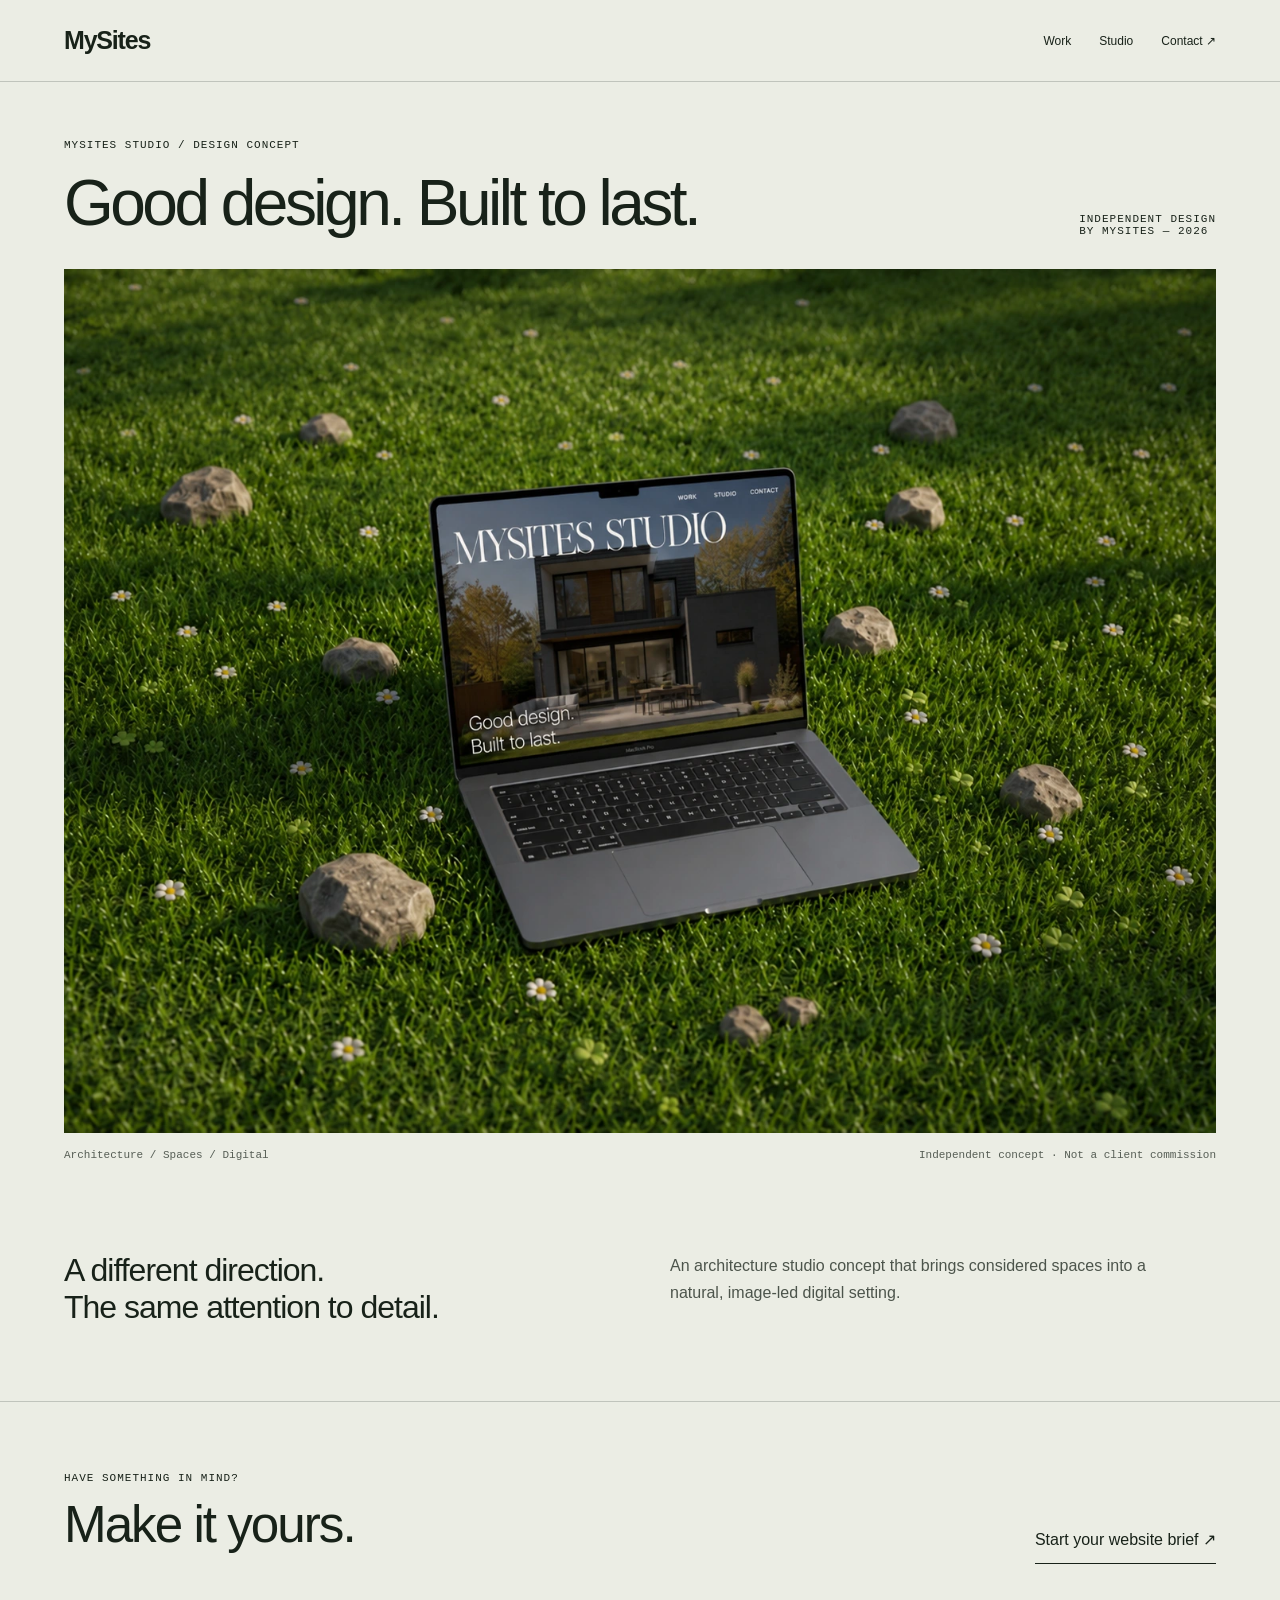
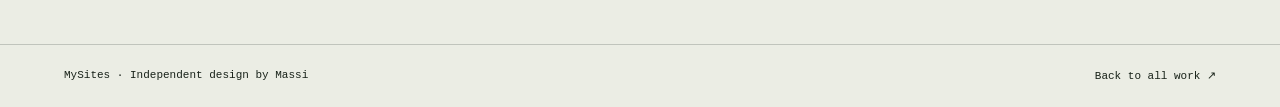
<file: 05-example-sites/mysites-architecture/index.html>
<!doctype html><html lang="en"><head><meta charset="utf-8"><meta name="viewport" content="width=device-width,initial-scale=1"><title>MySites Studio — MySites concept</title><meta name="description" content="An architecture studio concept that brings considered spaces into a natural, image-led digital setting."><style>
*{box-sizing:border-box}html{scroll-behavior:smooth}body{margin:0;background:#ebede4;color:#182219;font-family:Arial,Helvetica,sans-serif}a{color:inherit;text-decoration:none}a:focus-visible{outline:2px solid currentColor;outline-offset:6px}.skip{position:fixed;left:20px;top:-80px;background:#ebede4;padding:12px;z-index:9}.skip:focus{top:8px}header{display:flex;align-items:center;justify-content:space-between;padding:26px 5vw;border-bottom:1px solid color-mix(in srgb,currentColor 20%,transparent)}.logo{font-size:25px;font-weight:700;letter-spacing:-1.2px}nav{display:flex;gap:28px;font-size:12px}main{max-width:1500px;margin:auto}.intro{padding:52px 5vw 32px;display:flex;justify-content:space-between;align-items:end;gap:30px}.eyebrow{font:11px monospace;letter-spacing:1px;text-transform:uppercase}h1{font-size:clamp(32px,5vw,68px);letter-spacing:-.055em;line-height:1.05;font-weight:400;max-width:800px;margin:18px 0 0}.concept{display:block;width:100%;height:auto}figure{margin:0 5vw}figcaption{display:flex;justify-content:space-between;gap:20px;padding:16px 0;font:11px monospace;opacity:.7}.details{display:grid;grid-template-columns:1fr 1fr;gap:60px;padding:75px 5vw;border-bottom:1px solid color-mix(in srgb,currentColor 20%,transparent)}.details h2{font-size:32px;font-weight:400;letter-spacing:-1px;margin:0}.details p{margin:0;max-width:480px;line-height:1.7;opacity:.75}.contact{padding:65px 5vw 80px;display:flex;justify-content:space-between;align-items:end;gap:24px}.contact h2{font-size:clamp(32px,4vw,54px);font-weight:400;letter-spacing:-2px;margin:10px 0}.cta{display:inline-block;border-bottom:1px solid;padding:14px 0;font-size:16px}footer{padding:24px 5vw;font:11px monospace;display:flex;justify-content:space-between;border-top:1px solid color-mix(in srgb,currentColor 20%,transparent)}@media(max-width:640px){header{padding:22px 5vw}nav{gap:16px}.intro{display:block;padding-top:36px}.intro>.eyebrow{margin-top:24px}.details{grid-template-columns:1fr;gap:24px;padding-block:45px}.contact{display:block}.cta{margin-top:15px}figcaption{font-size:9px}footer{gap:20px}}@media(prefers-reduced-motion:reduce){html{scroll-behavior:auto}}
</style></head><body><a class="skip" href="#concept">Skip to concept</a><header><a class="logo" href="../../08-portfolio/">MySites</a><nav aria-label="Main navigation"><a href="#concept">Work</a><a href="#details">Studio</a><a href="#contact">Contact ↗</a></nav></header><main><section class="intro"><div><span class="eyebrow">MySites Studio / Design concept</span><h1>Good design. Built to last.</h1></div><span class="eyebrow">Independent design<br>by MySites — 2026</span></section><figure id="concept"><img class="concept" src="../../08-portfolio/assets/mysites-architecture-concept.webp" alt="MySites Studio website concept with MySites branding" width="1448" height="1086"><figcaption><span>Architecture / Spaces / Digital</span><span>Independent concept · Not a client commission</span></figcaption></figure><section class="details" id="details"><h2>A different direction.<br>The same attention to detail.</h2><p>An architecture studio concept that brings considered spaces into a natural, image-led digital setting.</p></section><section class="contact" id="contact"><div><span class="eyebrow">Have something in mind?</span><h2>Make it yours.</h2></div><a class="cta" href="../../08-portfolio/#contact">Start your website brief ↗</a></section></main><footer><span>MySites · Independent design by Massi</span><a href="../../08-portfolio/#work">Back to all work ↗</a></footer></body></html>
</file>
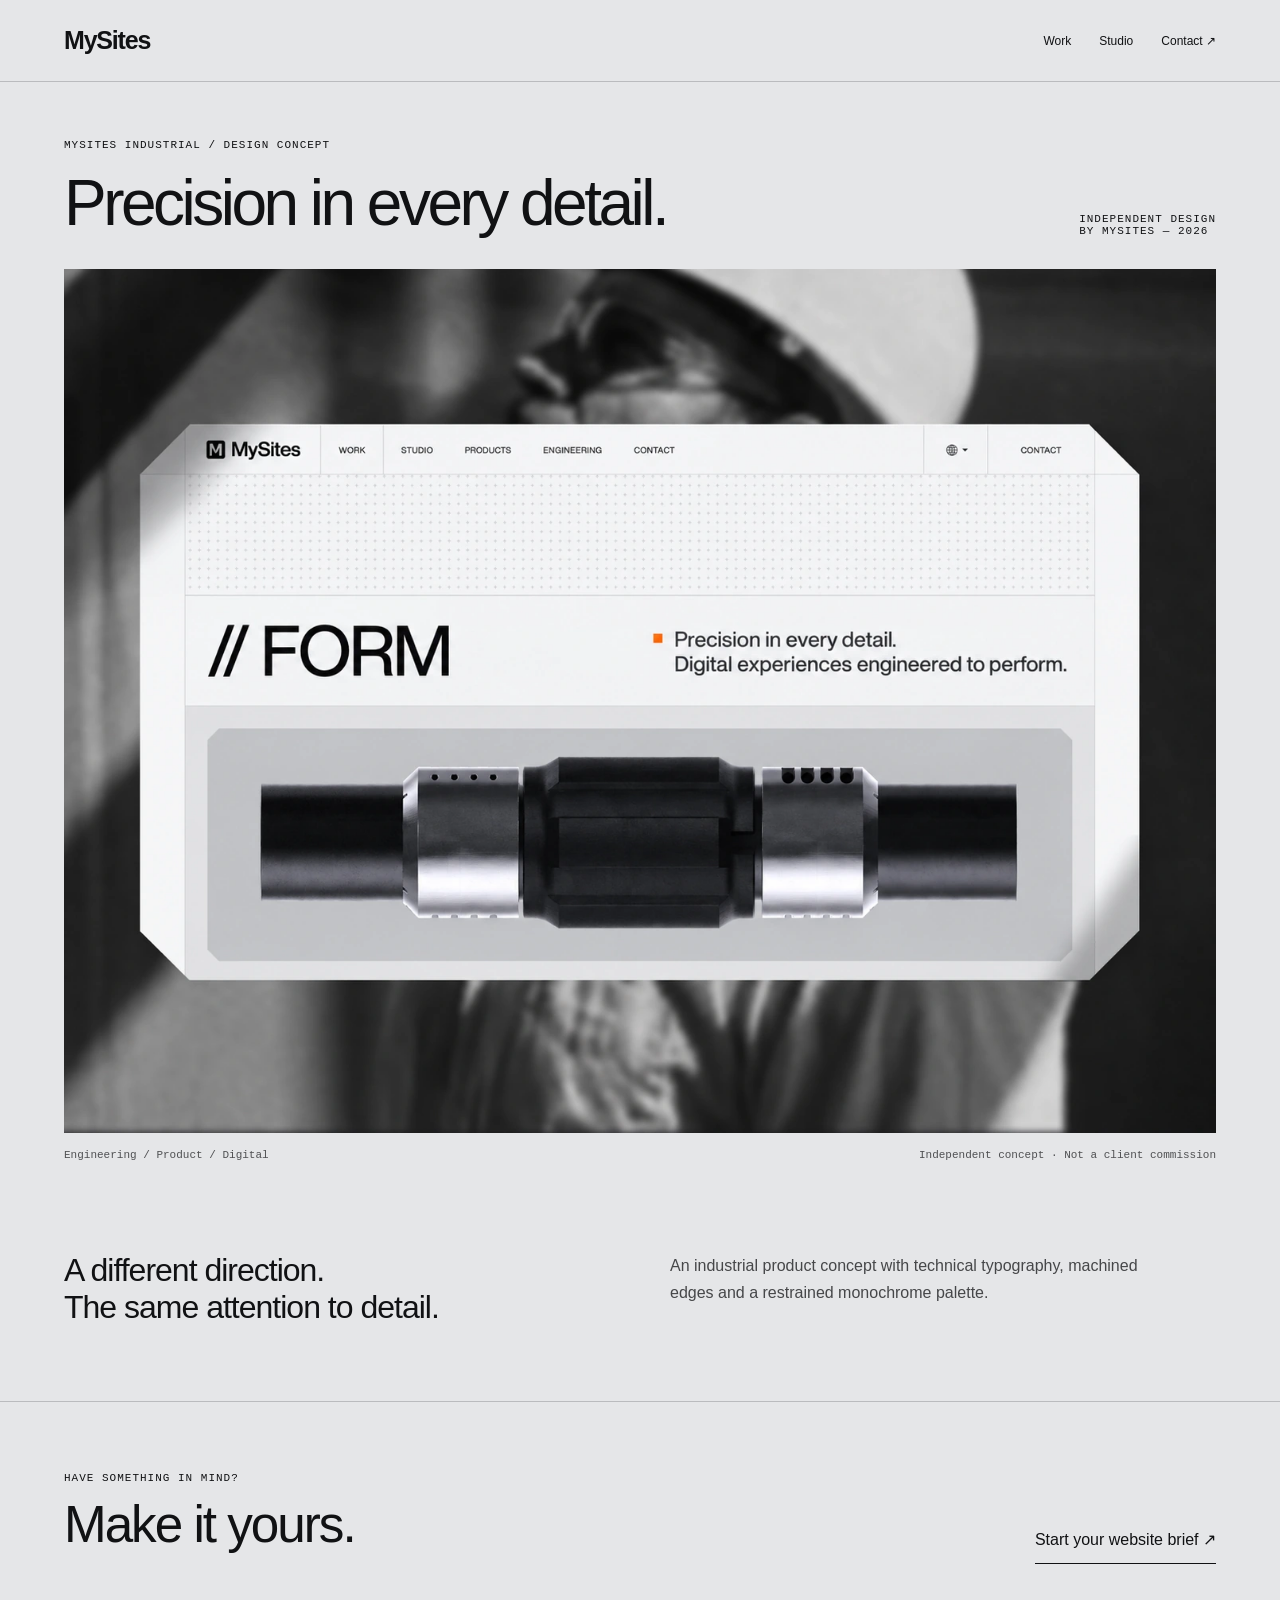
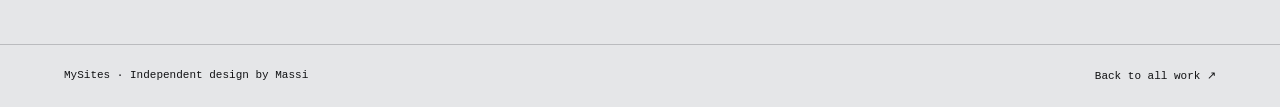
<file: 05-example-sites/mysites-industrial/index.html>
<!doctype html><html lang="en"><head><meta charset="utf-8"><meta name="viewport" content="width=device-width,initial-scale=1"><title>MySites Industrial — MySites concept</title><meta name="description" content="An industrial product concept with technical typography, machined edges and a restrained monochrome palette."><style>
*{box-sizing:border-box}html{scroll-behavior:smooth}body{margin:0;background:#e5e6e8;color:#111214;font-family:Arial,Helvetica,sans-serif}a{color:inherit;text-decoration:none}a:focus-visible{outline:2px solid currentColor;outline-offset:6px}.skip{position:fixed;left:20px;top:-80px;background:#e5e6e8;padding:12px;z-index:9}.skip:focus{top:8px}header{display:flex;align-items:center;justify-content:space-between;padding:26px 5vw;border-bottom:1px solid color-mix(in srgb,currentColor 20%,transparent)}.logo{font-size:25px;font-weight:700;letter-spacing:-1.2px}nav{display:flex;gap:28px;font-size:12px}main{max-width:1500px;margin:auto}.intro{padding:52px 5vw 32px;display:flex;justify-content:space-between;align-items:end;gap:30px}.eyebrow{font:11px monospace;letter-spacing:1px;text-transform:uppercase}h1{font-size:clamp(32px,5vw,68px);letter-spacing:-.055em;line-height:1.05;font-weight:400;max-width:800px;margin:18px 0 0}.concept{display:block;width:100%;height:auto}figure{margin:0 5vw}figcaption{display:flex;justify-content:space-between;gap:20px;padding:16px 0;font:11px monospace;opacity:.7}.details{display:grid;grid-template-columns:1fr 1fr;gap:60px;padding:75px 5vw;border-bottom:1px solid color-mix(in srgb,currentColor 20%,transparent)}.details h2{font-size:32px;font-weight:400;letter-spacing:-1px;margin:0}.details p{margin:0;max-width:480px;line-height:1.7;opacity:.75}.contact{padding:65px 5vw 80px;display:flex;justify-content:space-between;align-items:end;gap:24px}.contact h2{font-size:clamp(32px,4vw,54px);font-weight:400;letter-spacing:-2px;margin:10px 0}.cta{display:inline-block;border-bottom:1px solid;padding:14px 0;font-size:16px}footer{padding:24px 5vw;font:11px monospace;display:flex;justify-content:space-between;border-top:1px solid color-mix(in srgb,currentColor 20%,transparent)}@media(max-width:640px){header{padding:22px 5vw}nav{gap:16px}.intro{display:block;padding-top:36px}.intro>.eyebrow{margin-top:24px}.details{grid-template-columns:1fr;gap:24px;padding-block:45px}.contact{display:block}.cta{margin-top:15px}figcaption{font-size:9px}footer{gap:20px}}@media(prefers-reduced-motion:reduce){html{scroll-behavior:auto}}
</style></head><body><a class="skip" href="#concept">Skip to concept</a><header><a class="logo" href="../../08-portfolio/">MySites</a><nav aria-label="Main navigation"><a href="#concept">Work</a><a href="#details">Studio</a><a href="#contact">Contact ↗</a></nav></header><main><section class="intro"><div><span class="eyebrow">MySites Industrial / Design concept</span><h1>Precision in every detail.</h1></div><span class="eyebrow">Independent design<br>by MySites — 2026</span></section><figure id="concept"><img class="concept" src="../../08-portfolio/assets/mysites-industrial-concept.webp" alt="MySites Industrial website concept with MySites branding" width="1448" height="1086"><figcaption><span>Engineering / Product / Digital</span><span>Independent concept · Not a client commission</span></figcaption></figure><section class="details" id="details"><h2>A different direction.<br>The same attention to detail.</h2><p>An industrial product concept with technical typography, machined edges and a restrained monochrome palette.</p></section><section class="contact" id="contact"><div><span class="eyebrow">Have something in mind?</span><h2>Make it yours.</h2></div><a class="cta" href="../../08-portfolio/#contact">Start your website brief ↗</a></section></main><footer><span>MySites · Independent design by Massi</span><a href="../../08-portfolio/#work">Back to all work ↗</a></footer></body></html>
</file>
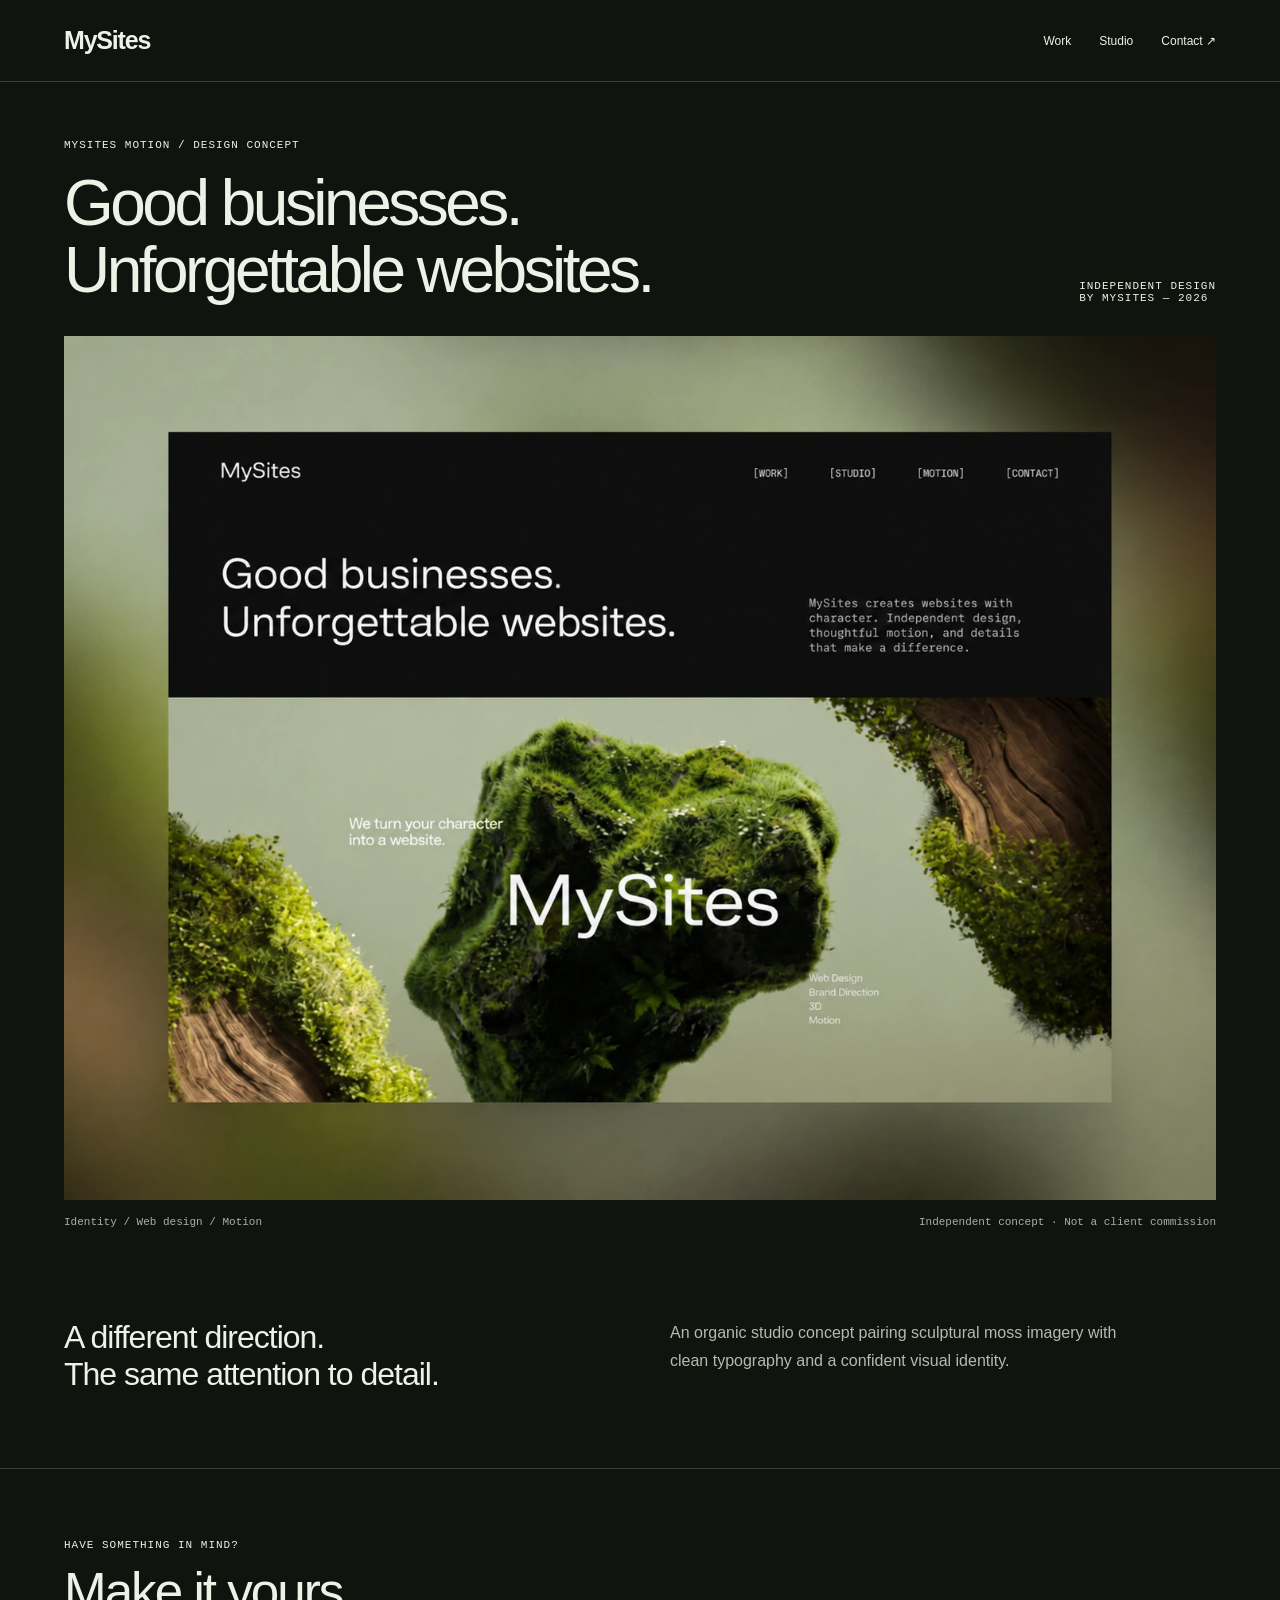
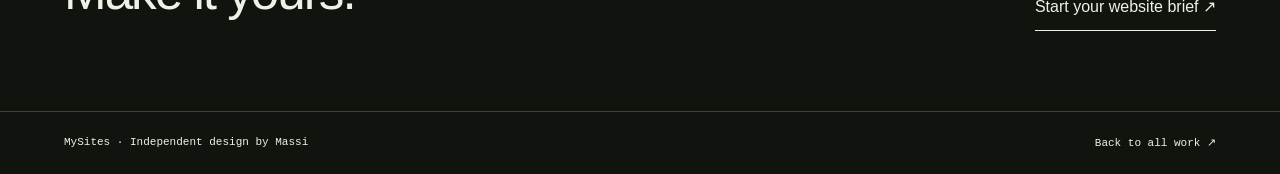
<file: 05-example-sites/mysites-organic/index.html>
<!doctype html><html lang="en"><head><meta charset="utf-8"><meta name="viewport" content="width=device-width,initial-scale=1"><title>MySites Motion — MySites concept</title><meta name="description" content="An organic studio concept pairing sculptural moss imagery with clean typography and a confident visual identity."><style>
*{box-sizing:border-box}html{scroll-behavior:smooth}body{margin:0;background:#11140e;color:#eef1e5;font-family:Arial,Helvetica,sans-serif}a{color:inherit;text-decoration:none}a:focus-visible{outline:2px solid currentColor;outline-offset:6px}.skip{position:fixed;left:20px;top:-80px;background:#11140e;padding:12px;z-index:9}.skip:focus{top:8px}header{display:flex;align-items:center;justify-content:space-between;padding:26px 5vw;border-bottom:1px solid color-mix(in srgb,currentColor 20%,transparent)}.logo{font-size:25px;font-weight:700;letter-spacing:-1.2px}nav{display:flex;gap:28px;font-size:12px}main{max-width:1500px;margin:auto}.intro{padding:52px 5vw 32px;display:flex;justify-content:space-between;align-items:end;gap:30px}.eyebrow{font:11px monospace;letter-spacing:1px;text-transform:uppercase}h1{font-size:clamp(32px,5vw,68px);letter-spacing:-.055em;line-height:1.05;font-weight:400;max-width:800px;margin:18px 0 0}.concept{display:block;width:100%;height:auto}figure{margin:0 5vw}figcaption{display:flex;justify-content:space-between;gap:20px;padding:16px 0;font:11px monospace;opacity:.7}.details{display:grid;grid-template-columns:1fr 1fr;gap:60px;padding:75px 5vw;border-bottom:1px solid color-mix(in srgb,currentColor 20%,transparent)}.details h2{font-size:32px;font-weight:400;letter-spacing:-1px;margin:0}.details p{margin:0;max-width:480px;line-height:1.7;opacity:.75}.contact{padding:65px 5vw 80px;display:flex;justify-content:space-between;align-items:end;gap:24px}.contact h2{font-size:clamp(32px,4vw,54px);font-weight:400;letter-spacing:-2px;margin:10px 0}.cta{display:inline-block;border-bottom:1px solid;padding:14px 0;font-size:16px}footer{padding:24px 5vw;font:11px monospace;display:flex;justify-content:space-between;border-top:1px solid color-mix(in srgb,currentColor 20%,transparent)}@media(max-width:640px){header{padding:22px 5vw}nav{gap:16px}.intro{display:block;padding-top:36px}.intro>.eyebrow{margin-top:24px}.details{grid-template-columns:1fr;gap:24px;padding-block:45px}.contact{display:block}.cta{margin-top:15px}figcaption{font-size:9px}footer{gap:20px}}@media(prefers-reduced-motion:reduce){html{scroll-behavior:auto}}
</style></head><body><a class="skip" href="#concept">Skip to concept</a><header><a class="logo" href="../../08-portfolio/">MySites</a><nav aria-label="Main navigation"><a href="#concept">Work</a><a href="#details">Studio</a><a href="#contact">Contact ↗</a></nav></header><main><section class="intro"><div><span class="eyebrow">MySites Motion / Design concept</span><h1>Good businesses. Unforgettable websites.</h1></div><span class="eyebrow">Independent design<br>by MySites — 2026</span></section><figure id="concept"><img class="concept" src="../../08-portfolio/assets/mysites-organic-concept.webp" alt="MySites Motion website concept with MySites branding" width="1448" height="1086"><figcaption><span>Identity / Web design / Motion</span><span>Independent concept · Not a client commission</span></figcaption></figure><section class="details" id="details"><h2>A different direction.<br>The same attention to detail.</h2><p>An organic studio concept pairing sculptural moss imagery with clean typography and a confident visual identity.</p></section><section class="contact" id="contact"><div><span class="eyebrow">Have something in mind?</span><h2>Make it yours.</h2></div><a class="cta" href="../../08-portfolio/#contact">Start your website brief ↗</a></section></main><footer><span>MySites · Independent design by Massi</span><a href="../../08-portfolio/#work">Back to all work ↗</a></footer></body></html>
</file>
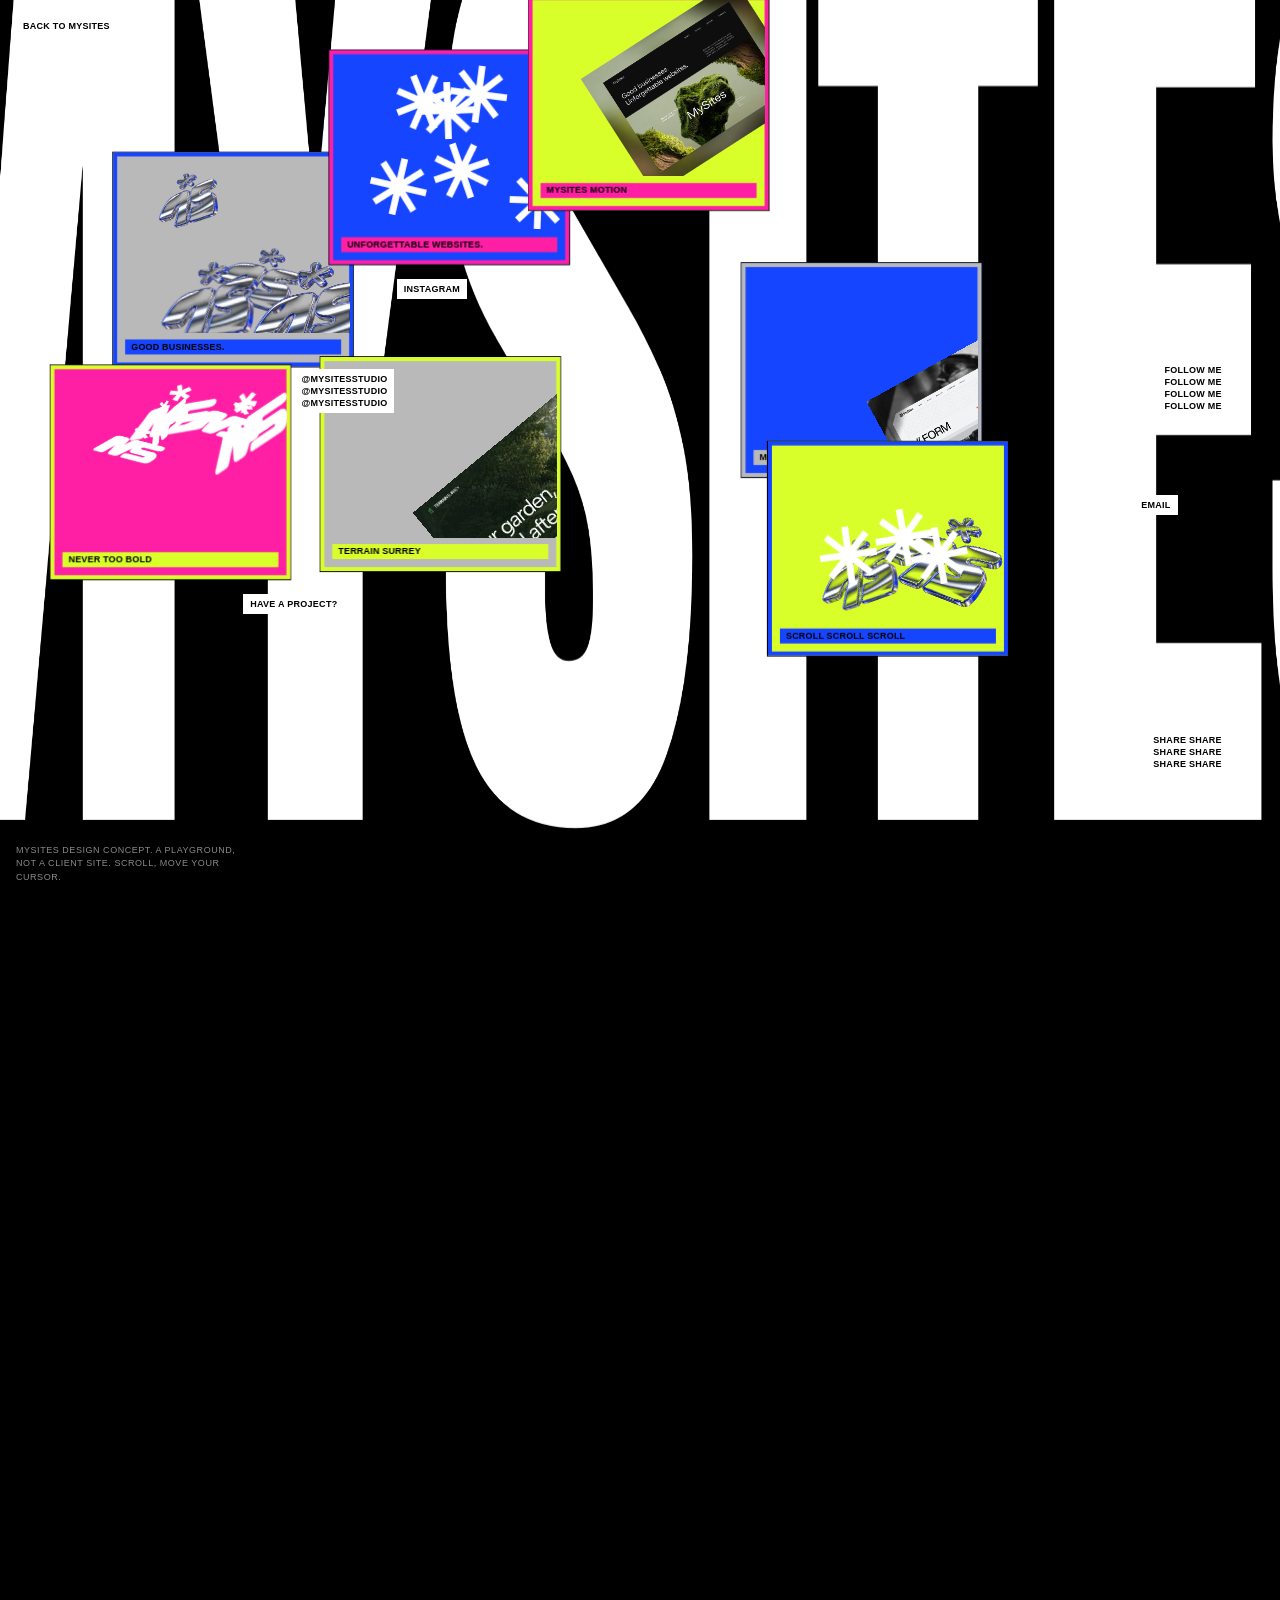
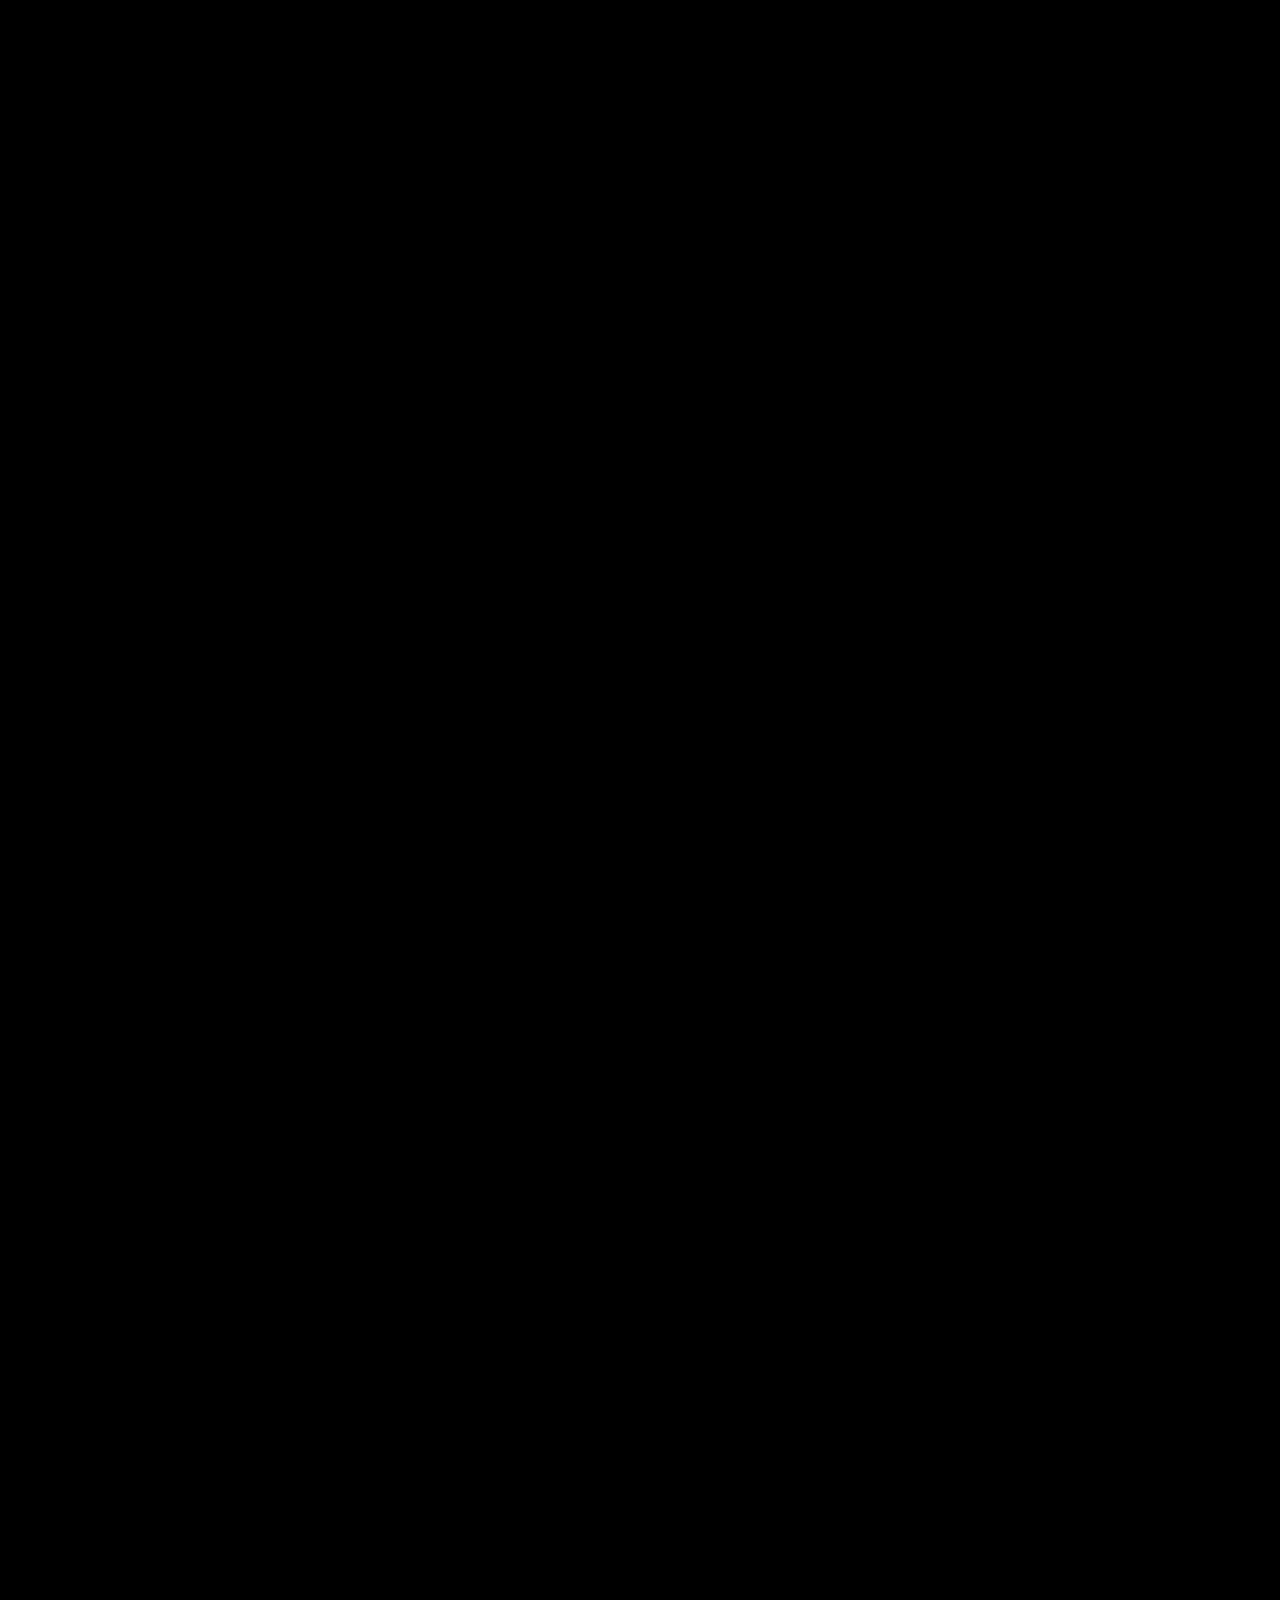
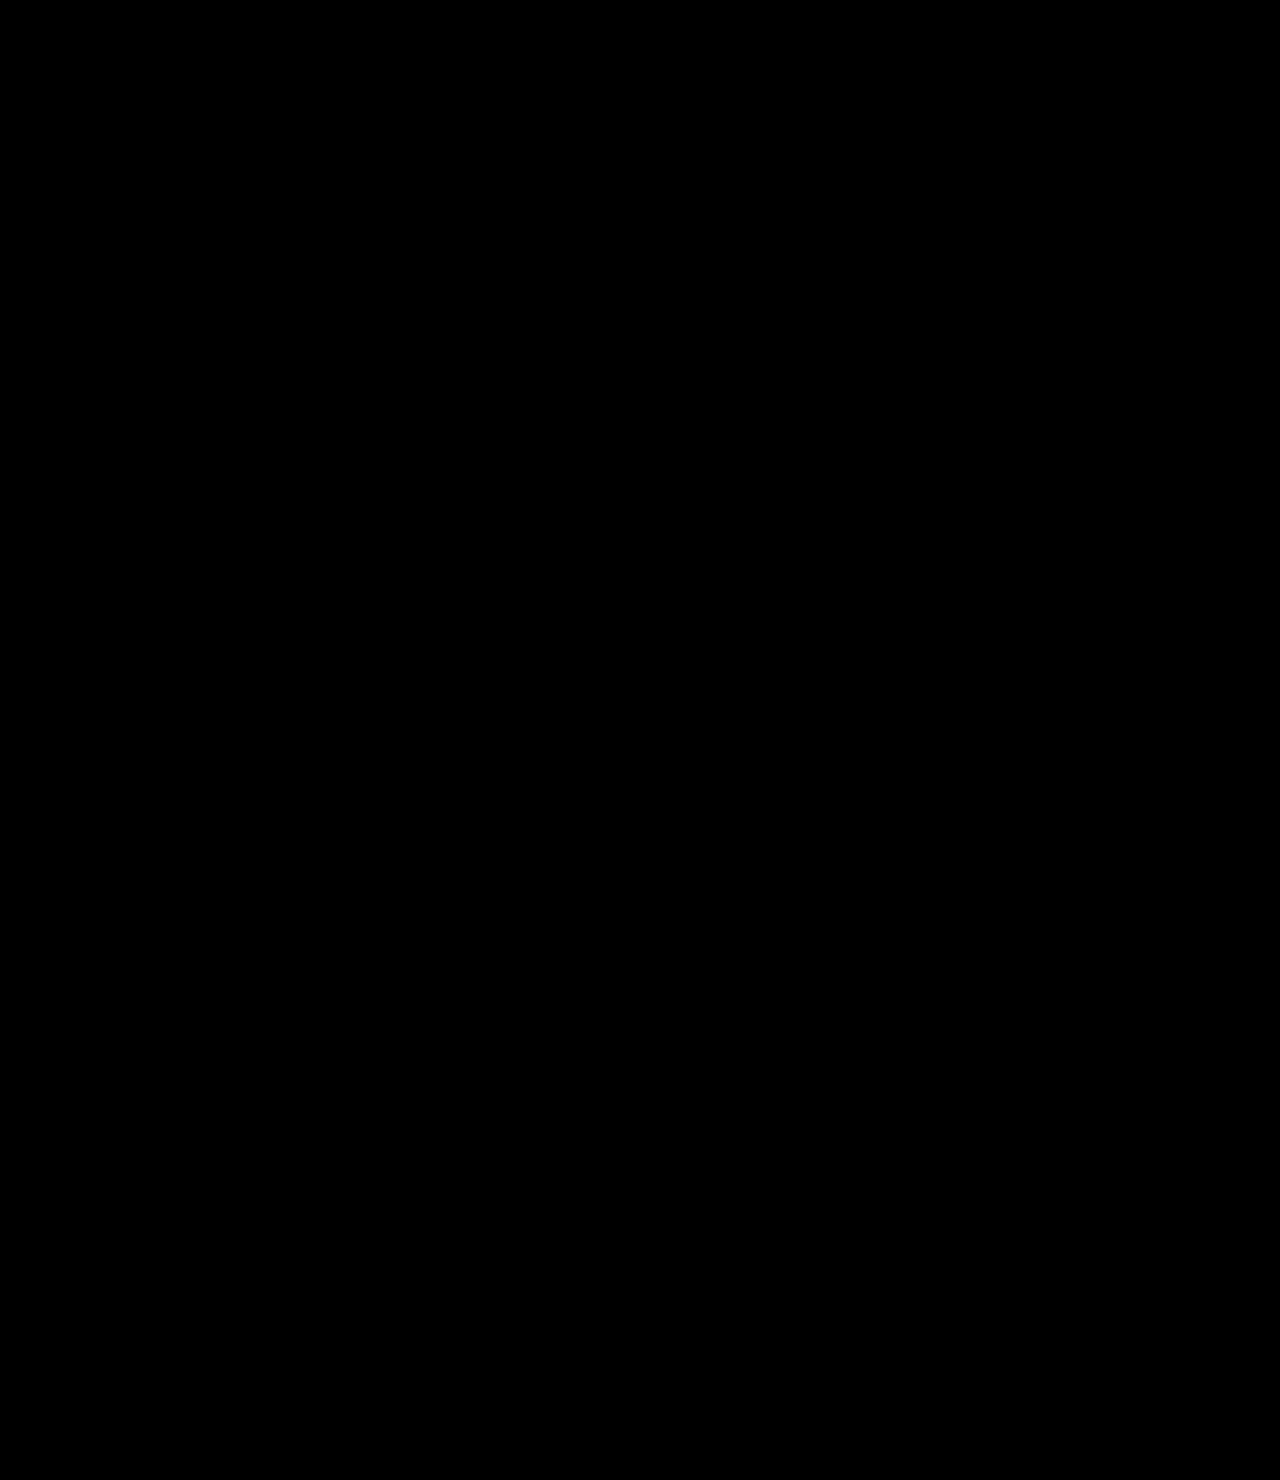
<file: 05-example-sites/mysites-windows/index.html>
<!DOCTYPE html>
<html lang="en">
<head>
<meta charset="utf-8">
<meta name="viewport" content="width=device-width, initial-scale=1">
<title>MySites Windows. A playground.</title>
<meta name="description" content="A MySites design concept: a wall of type that scrolls behind a set of drifting neon windows. Built as a study, not a client site.">
<meta name="theme-color" content="#000000">
<link rel="icon" href="data:image/svg+xml,%3Csvg xmlns='http://www.w3.org/2000/svg' viewBox='0 0 64 64'%3E%3Crect width='64' height='64' fill='%231645ff'/%3E%3Ctext x='12' y='47' font-size='40' font-family='Arial' font-weight='bold' fill='white'%3EM%3C/text%3E%3C/svg%3E">
<style>
/* Design concept by MySites. The mechanics (a scrolling wall of type behind drifting windows) are a study of a well known
   playground-site pattern; all words, colours and artwork here are MySites' own. */
@font-face{font-family:"Anton";src:url("assets/anton.woff2") format("woff2");font-display:swap}
:root{--grey:#b9b9b9;--cobalt:#1645ff;--magenta:#ff1fa5;--lime:#d9ff2b;--ink:#000}
*{box-sizing:border-box;margin:0;padding:0}
html{background:var(--ink);color:#fff;scroll-behavior:auto}
body{font-family:"Helvetica Neue",Arial,sans-serif;background:var(--ink);min-height:100vh;overflow-x:hidden}
.runway{height:520vh}
.wall{position:fixed;inset:0;overflow:hidden;pointer-events:none;z-index:0}
.col{position:absolute;left:0;right:0;top:0;will-change:transform}
.line{height:100vh;height:100svh;display:flex;align-items:center;justify-content:center;font-family:"Anton",Impact,"Arial Narrow Bold",sans-serif;font-size:118svh;line-height:1;color:#fff;white-space:nowrap;letter-spacing:-.02em;will-change:transform}
.line span{display:inline-block;transform-origin:center;will-change:transform}
.win{position:fixed;left:0;top:0;width:min(240px,42vw);aspect-ratio:1.12;border:4px solid var(--b);background:var(--bg);z-index:2;overflow:hidden;will-change:transform;box-shadow:0 0 0 1px #000;cursor:pointer}
.win:hover{box-shadow:0 0 0 1px #000,0 18px 40px -10px rgb(0 0 0 / .8)}
.win .bar{position:absolute;left:8px;right:8px;bottom:8px;height:15px;background:var(--b);color:#000;font-size:9px;font-weight:800;letter-spacing:.02em;text-transform:uppercase;padding:3px 6px;line-height:1;white-space:nowrap;overflow:hidden;z-index:2}
.win .stage{position:absolute;inset:0 0 30px;overflow:hidden}
.item{position:absolute;will-change:transform}
.item img{display:block;width:100%;height:auto}
.item.shot img{width:auto;height:100%}
.item.shot{height:78%}
.item.star{font-size:74px;line-height:1;color:#fff;font-weight:700}
.tag{position:fixed;background:#fff;color:#000;font-size:9px;font-weight:800;letter-spacing:.03em;text-transform:uppercase;padding:4px 7px;line-height:1.35;z-index:3;text-decoration:none;white-space:nowrap}
a.tag:hover{background:var(--lime)}
.tag.stack{white-space:pre-line;text-align:left}
.brief{position:fixed;left:16px;bottom:16px;z-index:4;font-size:9px;letter-spacing:.06em;text-transform:uppercase;color:#8a8a8a;max-width:220px;line-height:1.5}
@media(max-width:620px){
  .line{font-size:70svh}
  .win{width:38vw}
  .win .bar{font-size:8px;height:14px;left:6px;right:6px;bottom:6px}
  .item.star{font-size:48px}
  .tag{font-size:8px;padding:3px 5px}
  .hide-m{display:none}
}
@media(prefers-reduced-motion:reduce){
  .col,.line span,.win,.item{transition:none!important}
}
</style>
</head>
<body>
<div class="runway" aria-hidden="true"></div>

<div class="wall" aria-hidden="true">
  <div class="col" id="col"></div>
</div>

<!-- windows: --b border, --bg fill, data-x/y are home positions in percent, data-d is cursor depth -->
<div class="win" style="--b:var(--cobalt);--bg:var(--grey)" data-x="9" data-y="18" data-d="1.4" data-kind="chrome"><div class="stage"></div><div class="bar">Good businesses.</div></div>
<div class="win" style="--b:var(--magenta);--bg:var(--cobalt)" data-x="29" data-y="8" data-d="0.8" data-kind="stars"><div class="stage"></div><div class="bar">Unforgettable websites.</div></div>
<div class="win" style="--b:var(--magenta);--bg:var(--lime)" data-x="52" data-y="4" data-d="1.1" data-kind="shot-organic"><div class="stage"></div><div class="bar">MySites Motion</div></div>
<div class="win" style="--b:var(--lime);--bg:var(--magenta)" data-x="6" data-y="55" data-d="0.6" data-kind="white"><div class="stage"></div><div class="bar">Never too bold</div></div>
<div class="win" style="--b:var(--lime);--bg:var(--grey)" data-x="38" data-y="48" data-d="1.6" data-kind="shot-terrain"><div class="stage"></div><div class="bar">Terrain Surrey</div></div>
<div class="win" style="--b:var(--grey);--bg:var(--cobalt)" data-x="66" data-y="36" data-d="0.9" data-kind="shot-industrial"><div class="stage"></div><div class="bar">MySites Industrial</div></div>
<div class="win hide-m" style="--b:var(--cobalt);--bg:var(--lime)" data-x="72" data-y="66" data-d="1.3" data-kind="mix"><div class="stage"></div><div class="bar">Scroll scroll scroll</div></div>

<!-- small tags, fixed like the reference -->
<a class="tag" href="../../08-portfolio/" style="left:16px;top:16px">Back to MySites</a>
<a class="tag" href="https://www.instagram.com/" style="left:31%;top:31%">Instagram</a>
<span class="tag stack" style="left:23%;top:41%">@mysitesstudio
@mysitesstudio
@mysitesstudio</span>
<a class="tag" href="../../08-portfolio/#contact" style="left:19%;top:66%">Have a project?</a>
<span class="tag stack hide-m" style="right:4%;top:40%">Follow me
Follow me
Follow me
Follow me</span>
<a class="tag" href="mailto:mysitesstudio@gmail.com" style="right:8%;top:55%">Email</a>
<span class="tag stack hide-m" style="right:4%;bottom:14%">Share share
Share share
Share share</span>

<p class="brief">MySites design concept. A playground, not a client site. Scroll, move your cursor.</p>

<script>
(() => {
  const reduce = matchMedia('(prefers-reduced-motion: reduce)').matches;
  const words = ['MYSITES', 'STUDIO'];
  const col = document.getElementById('col');
  const COUNT = 8;
  for (let i = 0; i < COUNT; i++) {
    const d = document.createElement('div'); d.className = 'line';
    const s = document.createElement('span'); s.textContent = words[i % 2]; d.append(s); col.append(d);
  }
  const lines = [...col.children];
  let vw = innerWidth, vh = innerHeight, lineH = vh;

  // Fit each word to the viewport width, like the reference's stretched wall of type.
  function fit() {
    vw = innerWidth; vh = innerHeight; lineH = lines[0].offsetHeight || vh;
    for (const l of lines) {
      const s = l.firstChild; s.style.transform = 'none';
      const w = s.getBoundingClientRect().width || 1;
      s.dataset.sx = Math.min(1.4, Math.max(0.55, vw * 1.02 / w)).toFixed(4);   // let long words clip at the edges like the reference
    }
  }
  fit();
  if (document.fonts && document.fonts.ready) document.fonts.ready.then(fit);
  addEventListener('resize', fit);

  // Windows: artwork inside each stage
  const art = {
    chrome: () => rep(4, i => img('assets/monogram.webp', 70 + i * 18)),
    white:  () => rep(5, i => img('assets/monogram-white.png', 60 + i * 12)),
    stars:  () => rep(6, () => glyph('✳')),
    mix:    () => [...rep(2, i => img('assets/monogram.webp', 90 + i * 30)), ...rep(3, () => glyph('✳'))],
    'shot-organic': () => [shot('assets/shot-organic.webp')],
    'shot-terrain': () => [shot('assets/shot-terrain.webp')],
    'shot-industrial': () => [shot('assets/shot-industrial.webp')],
  };
  function rep(n, f) { return Array.from({ length: n }, (_, i) => f(i)); }
  function img(src, w) { const d = document.createElement('div'); d.className = 'item'; d.style.width = w + 'px'; const i = new Image(); i.src = src; i.alt = ''; i.decoding = 'async'; d.append(i); return d; }
  function shot(src) { const d = document.createElement('div'); d.className = 'item shot'; const i = new Image(); i.src = src; i.alt = ''; i.decoding = 'async'; d.append(i); return d; }
  function glyph(ch) { const d = document.createElement('div'); d.className = 'item star'; d.textContent = ch; return d; }

  const wins = [...document.querySelectorAll('.win')].map((el, wi) => {
    const stage = el.querySelector('.stage');
    const items = art[el.dataset.kind]().map((node, i) => {
      const x = 8 + ((i * 37 + wi * 11) % 62), y = 4 + ((i * 53 + wi * 7) % 56);
      node.style.left = x + '%'; node.style.top = y + '%';
      stage.append(node);
      return { node, ph: i * 1.7 + wi, rot: ((i * 47) % 60) - 30, sp: .4 + (i % 3) * .25 };
    });
    el.addEventListener('pointerenter', () => { el.style.zIndex = 5; }); el.addEventListener('pointerleave', () => { el.style.zIndex = 2; });
    return { el, x: +el.dataset.x, y: +el.dataset.y, d: +el.dataset.d, ph: wi * 1.3, items, rx: 0, ry: 0 };
  });

  let mx = 0, my = 0, tx = 0, ty = 0, t0 = performance.now();
  addEventListener('pointermove', e => { if (e.pointerType === 'touch') return; tx = e.clientX / vw - .5; ty = e.clientY / vh - .5; }, { passive: true });

  function frame(now) {
    const t = (now - t0) / 1000;
    mx += (tx - mx) * .1; my += (ty - my) * .1;

    // Wall of type: scroll drives it, time keeps it creeping so it never sits still.
    const total = lineH * COUNT;
    const drift = reduce ? 0 : t * 28;
    let off = (scrollY * 1.15 + drift) % total;
    col.style.transform = `translate3d(${(reduce ? 0 : -mx * 90).toFixed(1)}px, ${(-off + (reduce ? 0 : -my * 40)).toFixed(2)}px, 0)`;
    for (let i = 0; i < lines.length; i++) {
      const s = lines[i].firstChild;
      const centre = i * lineH - off + lineH / 2;         // line centre in viewport px
      const dist = Math.min(1, Math.abs(centre - vh / 2) / (vh * 1.05));
      const sy = reduce ? 1 : (0.18 + 0.82 * (1 - dist * dist));   // squish as a line leaves the middle
      s.style.transform = `scale(${s.dataset.sx || 1}, ${sy.toFixed(3)})`;
    }

    // Windows wander round their home spot and lean away from the cursor at different depths.
    for (const w of wins) {
      const wx = reduce ? 0 : Math.sin(t * .23 + w.ph) * 26 + Math.sin(t * .11 + w.ph * 2) * 14;
      const wy = reduce ? 0 : Math.cos(t * .19 + w.ph) * 22 + Math.cos(t * .07 + w.ph) * 10;
      const px = -mx * 150 * w.d, py = -my * 110 * w.d;
      const hx = w.x / 100 * (vw - w.el.offsetWidth), hy = w.y / 100 * (vh - w.el.offsetHeight);   // home spot stays inside the viewport
      // Repulsion: a window near the cursor gets shoved away, eased back when the cursor leaves.
      const cw = w.el.offsetWidth, ch = w.el.offsetHeight;
      const cx = hx + wx + px + cw / 2, cy = hy + wy + py + ch / 2;
      const dx = cx - (mx + .5) * vw, dy = cy - (my + .5) * vh;
      const dist = Math.hypot(dx, dy) || 1, R = Math.max(cw, ch) * 1.1;
      const push = reduce ? 0 : Math.max(0, (R - dist) / R) * 120;
      w.rx += ((dx / dist) * push - w.rx) * .12; w.ry += ((dy / dist) * push - w.ry) * .12;
      const lift = w.el.matches(':hover') ? 1.05 : 1;
      w.el.style.transform = `translate3d(${(hx + wx + px + w.rx).toFixed(1)}px, ${(hy + wy + py + w.ry).toFixed(1)}px, 0) scale(${lift})`;
      for (const it of w.items) {
        const ix = reduce ? 0 : Math.sin(t * it.sp + it.ph) * 18 + mx * 70 * w.d;
        const iy = reduce ? 0 : Math.cos(t * it.sp * .8 + it.ph) * 14 + my * 52 * w.d;
        const r = reduce ? it.rot : it.rot + Math.sin(t * .5 + it.ph) * 12;
        it.node.style.transform = `translate3d(${ix.toFixed(1)}px, ${iy.toFixed(1)}px, 0) rotate(${r.toFixed(1)}deg)`;
      }
    }
    if (!(reduce && document.hidden)) requestAnimationFrame(frame);
  }
  requestAnimationFrame(frame);
})();
</script>
</body>
</html>
</file>
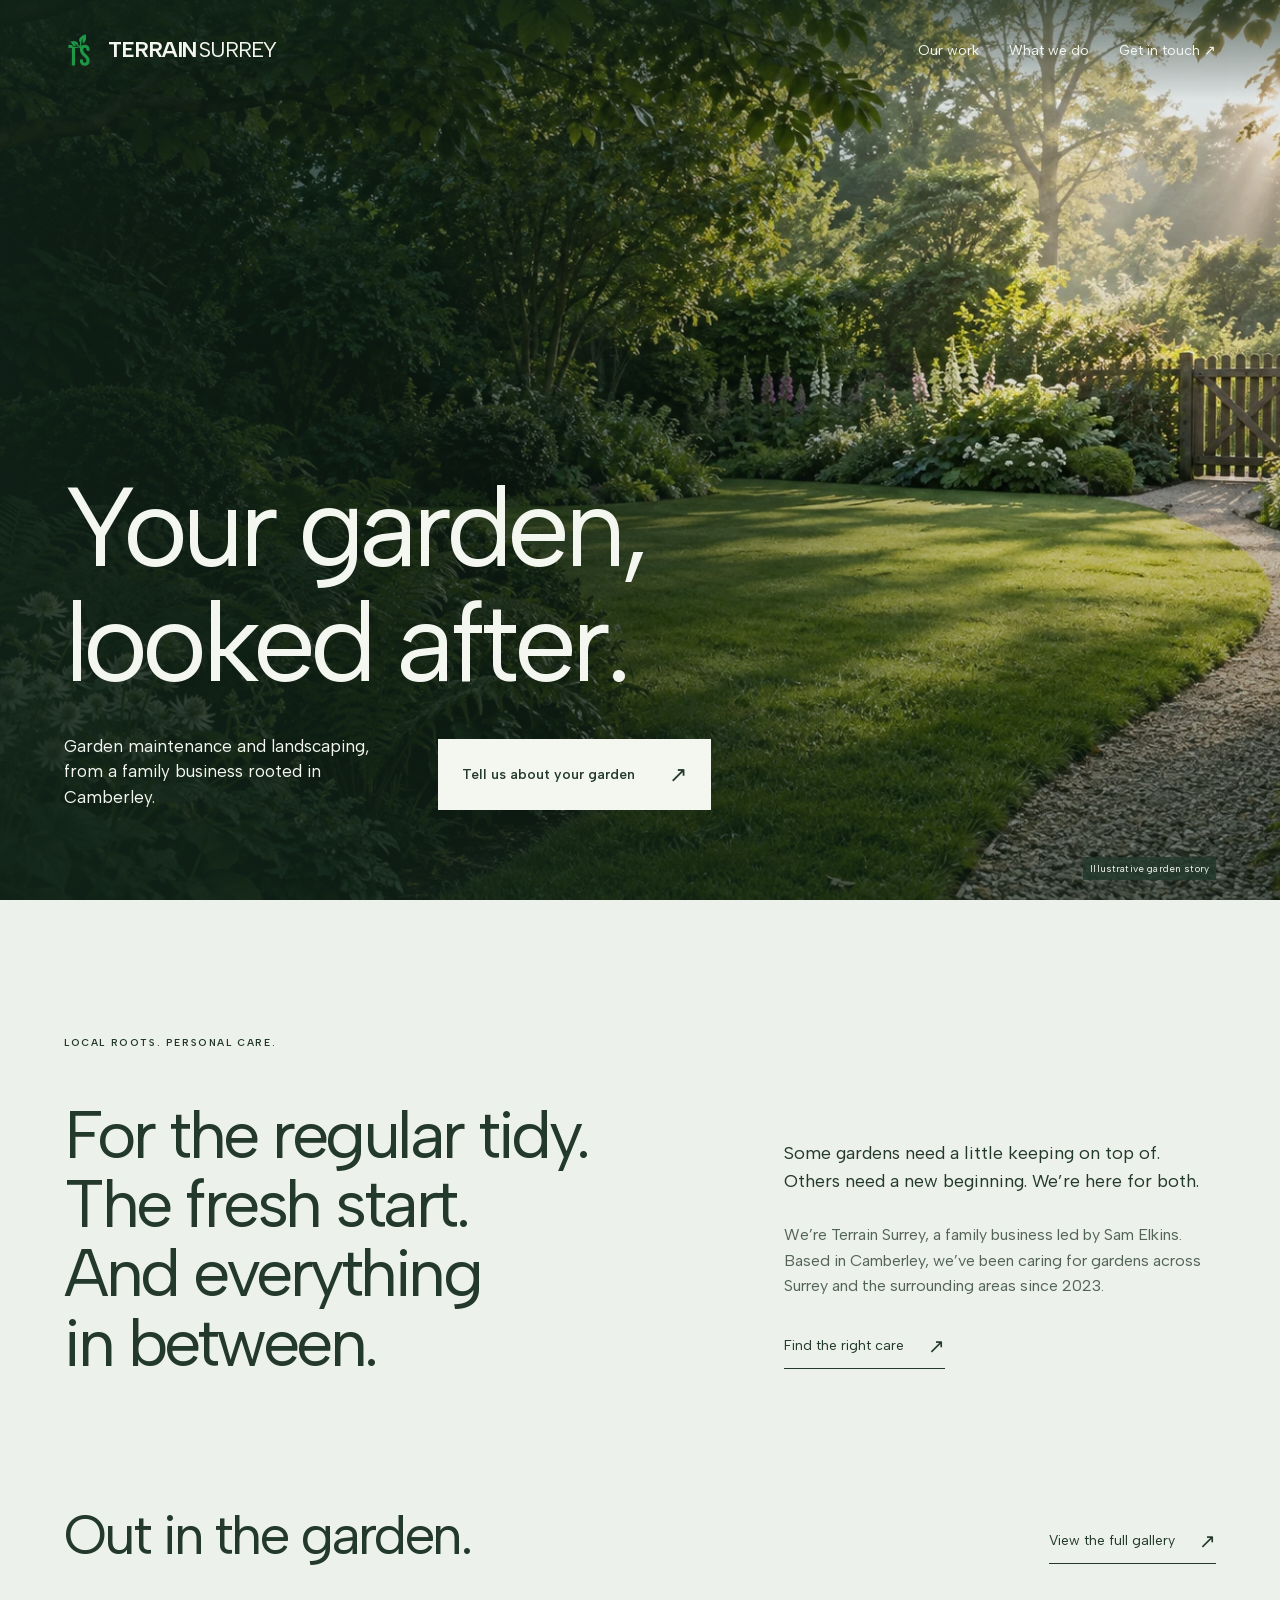
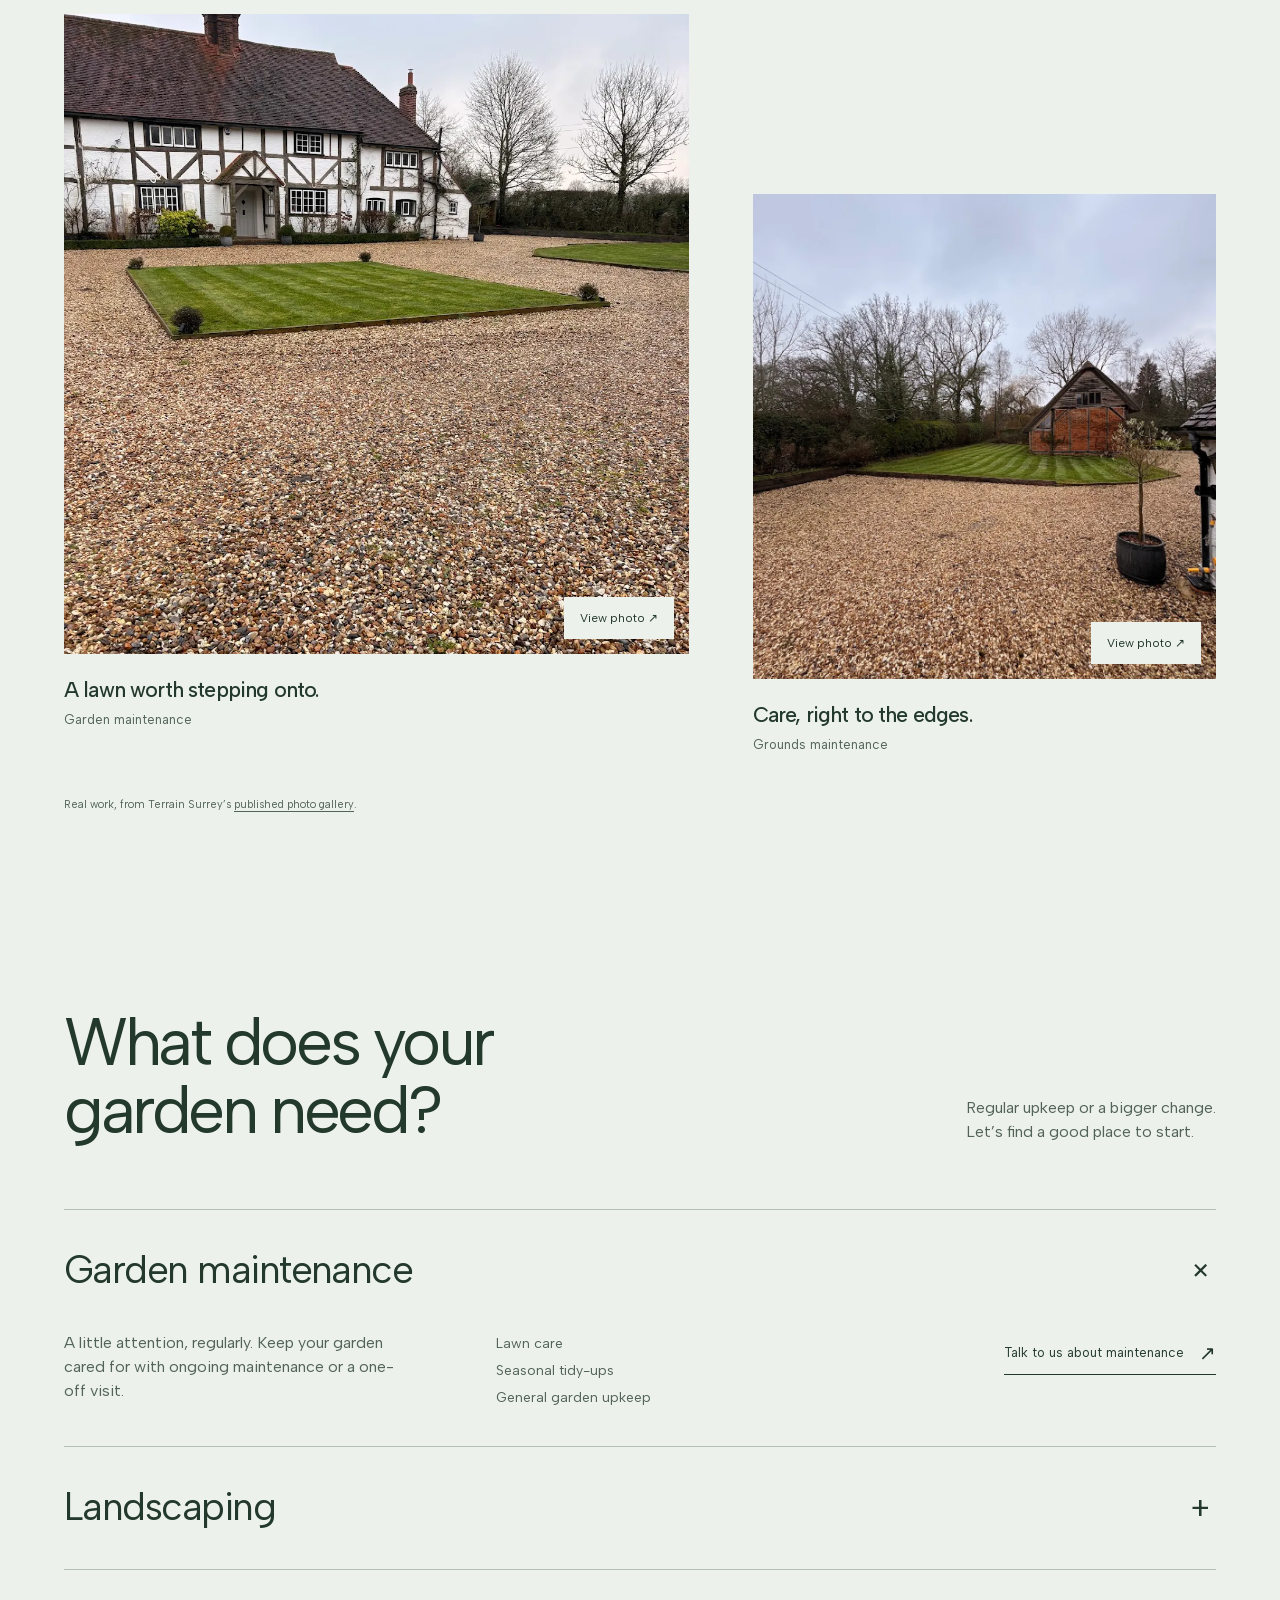
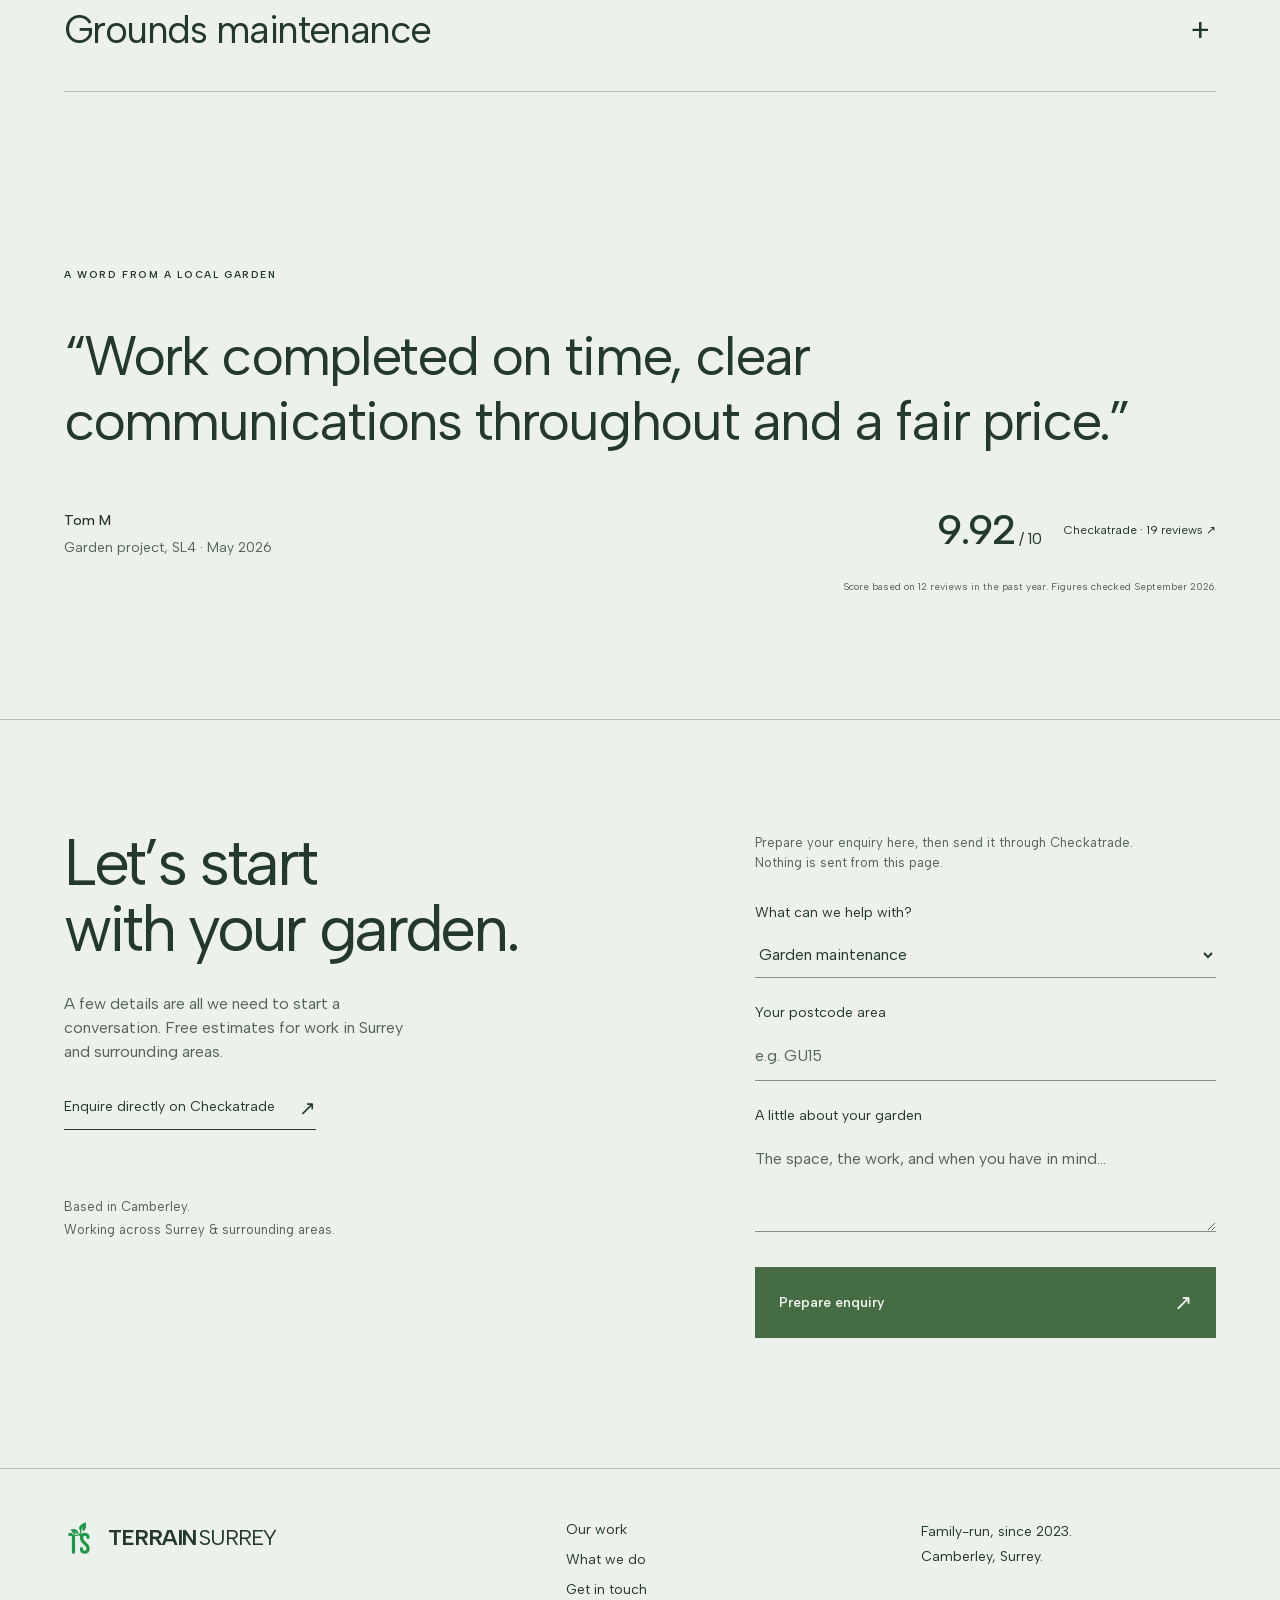
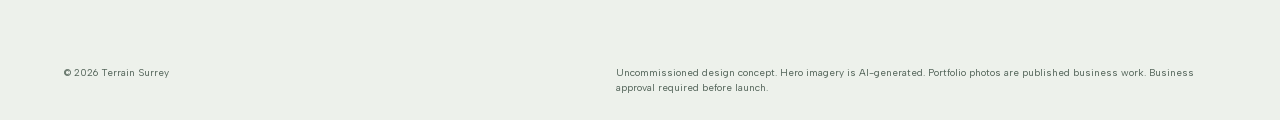
<file: 05-example-sites/terrain-surrey/index.html>
<!doctype html>
<html lang="en-GB">
<head>
<meta charset="utf-8"><meta name="viewport" content="width=device-width,initial-scale=1">
<meta name="robots" content="noindex,nofollow">
<title>Terrain Surrey | A garden, well kept.</title>
<meta name="description" content="Family-run garden maintenance and landscaping in Camberley, Surrey. Explore Terrain Surrey's work and tell us about your garden.">
<meta name="theme-color" content="#edf1eb">
<link rel="icon" href="assets/published-1.webp">
<link rel="preload" href="assets/albert-sans-latin.woff2" as="font" type="font/woff2" crossorigin>
<link rel="stylesheet" href="style.css?v=3">
<script src="assets/vendor/gsap.min.js" defer></script><script src="assets/vendor/ScrollTrigger.min.js" defer></script><script src="assets/vendor/lenis.min.js" defer></script><script src="script.js?v=3" defer></script>
</head>
<body>
<a class="skip-link" href="#intro">Skip to content</a>
<header class="site-header">
<a class="brand" href="#home" aria-label="Terrain Surrey home"><img src="assets/published-1.webp" width="34" height="40" alt=""><span>TERRAIN<span class="brand-light">SURREY</span></span></a>
<div class="header-controls"><nav id="navigation" aria-label="Main navigation"><a href="#work">Our work</a><a href="#services">What we do</a><a href="#contact">Get in touch <span aria-hidden="true">↗</span></a></nav><button class="motion-toggle" type="button" aria-pressed="false" hidden>Pause motion</button><button class="menu-toggle" type="button" aria-controls="navigation" aria-expanded="false">Menu <span aria-hidden="true">+</span></button></div>
</header>
<main id="home">
<section class="walk" aria-labelledby="hero-title">
<div class="walk-stage">
<div class="garden-media"><img class="hero-poster" src="assets/hero.webp" width="1672" height="941" alt="Illustrative English garden with a curving gravel path, leafy planting and a wooden gate" fetchpriority="high"><video class="garden-video" muted playsinline preload="none" aria-hidden="true" tabindex="-1" disablepictureinpicture></video></div>
<div class="garden-shade"></div>
<div class="hero-copy"><h1 id="hero-title">Your garden,<br>looked after.</h1><div class="hero-bottom"><p>Garden maintenance and landscaping, from a family business rooted in Camberley.</p><a class="button button-light" href="#contact">Tell us about your garden <span aria-hidden="true">↗</span></a></div></div>
<div class="walk-detail" aria-hidden="true"><p>Care in<br>the details.</p></div>
<div class="walk-thought" aria-hidden="true"><p>More time<br>to enjoy it.</p></div>
<span class="image-note">Illustrative garden story</span>
</div>
</section>
<div class="page-content">
<section class="intro section" id="intro" aria-labelledby="intro-title">
<p class="eyebrow reveal">LOCAL ROOTS. PERSONAL CARE.</p>
<div class="intro-grid"><h2 id="intro-title" class="reveal">For the regular tidy.<br>The fresh start.<br>And everything<br>in between.</h2><div class="intro-copy reveal"><p>Some gardens need a little keeping on top of. Others need a new beginning. We’re here for both.</p><p>We’re Terrain Surrey, a family business led by Sam Elkins. Based in Camberley, we’ve been caring for gardens across Surrey and the surrounding areas since 2023.</p><a class="text-link" href="#services">Find the right care <span aria-hidden="true">↗</span></a></div></div>
</section>
<section class="work section" id="work" aria-labelledby="work-title">
<div class="section-heading reveal"><h2 id="work-title">Out in the garden.</h2><a class="text-link" href="https://www.checkatrade.com/trades/terrainsurrey" target="_blank" rel="noopener">View the full gallery <span aria-hidden="true">↗</span></a></div>
<div class="gallery"><figure class="project project-wide reveal"><button class="photo" type="button" data-photo="0" aria-label="View photo: striped lawn and gravel surrounds"><img src="assets/published-2.webp" width="1024" height="1365" alt="Neatly striped lawn and gravel surrounds outside a timber-framed country house" loading="lazy"><span class="photo-action" aria-hidden="true">View photo ↗</span></button><figcaption><h3>A lawn worth stepping onto.</h3><p>Garden maintenance</p></figcaption></figure><figure class="project project-offset reveal"><button class="photo" type="button" data-photo="1" aria-label="View photo: lawn beside a timber outbuilding"><img src="assets/published-3.webp" width="1024" height="1365" alt="Freshly striped lawn beside a timber outbuilding with mature hedges behind" loading="lazy"><span class="photo-action" aria-hidden="true">View photo ↗</span></button><figcaption><h3>Care, right to the edges.</h3><p>Grounds maintenance</p></figcaption></figure></div>
<p class="source-note">Real work, from Terrain Surrey’s <a href="https://www.checkatrade.com/trades/terrainsurrey" target="_blank" rel="noopener">published photo gallery</a>.</p>
</section>
<section class="services section" id="services" aria-labelledby="services-title">
<div class="service-heading reveal"><h2 id="services-title">What does your<br>garden need?</h2><p>Regular upkeep or a bigger change.<br>Let’s find a good place to start.</p></div>
<div class="service-list">
<details class="reveal" open><summary><h3>Garden maintenance</h3><span class="disclosure-icon" aria-hidden="true">+</span></summary><div class="service-body"><p>A little attention, regularly. Keep your garden cared for with ongoing maintenance or a one-off visit.</p><ul><li>Lawn care</li><li>Seasonal tidy-ups</li><li>General garden upkeep</li></ul><a class="text-link" href="#contact" data-service="Garden maintenance">Talk to us about maintenance <span aria-hidden="true">↗</span></a></div></details>
<details class="reveal"><summary><h3>Landscaping</h3><span class="disclosure-icon" aria-hidden="true">+</span></summary><div class="service-body"><p>Make more of your outside space with soft and hard landscaping shaped around your garden.</p><ul><li>Turfing</li><li>Planting</li><li>Garden structures</li></ul><a class="text-link" href="#contact" data-service="Landscaping">Talk to us about landscaping <span aria-hidden="true">↗</span></a></div></details>
<details class="reveal"><summary><h3>Grounds maintenance</h3><span class="disclosure-icon" aria-hidden="true">+</span></summary><div class="service-body"><p>Looking after a larger space? We maintain domestic and commercial grounds across our local area.</p><ul><li>Larger gardens</li><li>Commercial grounds</li><li>Ongoing care</li></ul><a class="text-link" href="#contact" data-service="Grounds maintenance">Talk to us about your grounds <span aria-hidden="true">↗</span></a></div></details>
</div>
</section>
<section class="review section" aria-label="Customer review">
<p class="eyebrow reveal">A WORD FROM A LOCAL GARDEN</p><blockquote class="reveal">“Work completed on time, clear communications throughout and a fair price.”</blockquote><div class="review-bottom reveal"><p><strong>Tom M</strong><br>Garden project, SL4 · May 2026</p><a class="review-rating" href="https://www.checkatrade.com/trades/terrainsurrey" target="_blank" rel="noopener"><span><strong>9.92</strong> / 10</span><span>Checkatrade · 19 reviews <span aria-hidden="true">↗</span></span></a></div><p class="rating-note">Score based on 12 reviews in the past year. Figures checked September 2026.</p>
</section>
<section class="contact section" id="contact" aria-labelledby="contact-title">
<div class="contact-copy reveal"><h2 id="contact-title">Let’s start<br>with your garden.</h2><p>A few details are all we need to start a conversation. Free estimates for work in Surrey and surrounding areas.</p><a class="text-link" href="https://www.checkatrade.com/trades/terrainsurrey" target="_blank" rel="noopener">Enquire directly on Checkatrade <span aria-hidden="true">↗</span></a><p class="contact-area">Based in Camberley.<br>Working across Surrey & surrounding areas.</p></div>
<form id="enquiry" class="enquiry reveal"><p class="form-note">Prepare your enquiry here, then send it through Checkatrade. Nothing is sent from this page.</p><label for="service">What can we help with?</label><select id="service" name="service"><option>Garden maintenance</option><option>Landscaping</option><option>Grounds maintenance</option><option>Not sure yet</option></select><label for="postcode">Your postcode area</label><input id="postcode" name="postcode" placeholder="e.g. GU15" required maxlength="8" pattern="[A-Za-z]{1,2}[0-9][A-Za-z0-9]?(\s?[0-9][A-Za-z]{2})?" title="A UK postcode or postcode area, such as GU15"><label for="details">A little about your garden</label><textarea id="details" name="details" rows="3" placeholder="The space, the work, and when you have in mind…" required minlength="10" maxlength="1500"></textarea><button class="button" type="submit">Prepare enquiry <span aria-hidden="true">↗</span></button><div id="enquiry-result" hidden><label for="prepared">Your enquiry, ready to send</label><textarea id="prepared" rows="5" readonly></textarea><div class="result-actions"><button id="copy" class="text-link" type="button">Copy enquiry</button><a class="text-link" href="https://www.checkatrade.com/trades/terrainsurrey" target="_blank" rel="noopener">Open Checkatrade ↗</a></div><p id="copy-status" role="status"></p></div></form>
</section>
<footer class="footer"><div class="footer-grid"><a class="brand" href="#home" aria-label="Terrain Surrey home"><img src="assets/published-1.webp" width="34" height="40" alt=""><span>TERRAIN<span class="brand-light">SURREY</span></span></a><div><a href="#work">Our work</a><a href="#services">What we do</a><a href="#contact">Get in touch</a></div><p>Family-run, since 2023.<br>Camberley, Surrey.</p></div><div class="footer-bottom"><p>© 2026 Terrain Surrey</p><p>Uncommissioned design concept. Hero imagery is AI-generated. Portfolio photos are published business work. Business approval required before launch.</p></div></footer>
</div>
</main>
<dialog id="lightbox" aria-labelledby="lightbox-caption" data-lenis-prevent><div class="viewer-toolbar"><p id="lightbox-caption"></p><button class="close-lightbox" type="button">Close <span aria-hidden="true">×</span></button></div><img id="lightbox-image" alt=""><div class="viewer-nav"><button type="button" id="previous-photo">← Previous</button><button type="button" id="next-photo">Next →</button></div></dialog>
</body>
</html>
</file>
<file: 05-example-sites/terrain-surrey/style.css>
@font-face{font-family:Albert Sans;src:url('assets/albert-sans-latin.woff2') format('woff2');font-style:normal;font-weight:100 900;font-display:swap}
:root{--ground:#edf1eb;--ink:#22392b;--muted:#526358;--action:#466c43;--light:#f4f7f0;--line:#b4c0b4;--gutter:clamp(24px,5vw,90px);font-family:Albert Sans,Arial,sans-serif;color:var(--ink);background:var(--ground);color-scheme:light}
*{box-sizing:border-box}html{scroll-padding-top:100px}body{margin:0;line-height:1.5}button,input,select,textarea{font:inherit}a{color:inherit;text-decoration:none}button{cursor:pointer;color:inherit}button,a,input,select,textarea{-webkit-tap-highlight-color:transparent}a,button{touch-action:manipulation}img{display:block;max-width:100%}button{border-radius:0}h1,h2,h3,p,figure,blockquote{margin:0}h1,h2,h3{text-wrap:balance}h1,h2{font-weight:400;line-height:1.03;letter-spacing:-.052em}p{max-width:62ch}::selection{background:var(--ink);color:var(--light)}:focus-visible{outline:2px solid currentColor;outline-offset:6px}[hidden]{display:none!important}.skip-link{position:fixed;top:8px;left:8px;z-index:100;background:var(--ground);padding:14px;transform:translateY(-150%)}.skip-link:focus{transform:none}
.site-header{position:fixed;z-index:30;top:0;left:0;width:100%;height:100px;display:flex;align-items:center;justify-content:space-between;padding:0 var(--gutter);color:var(--light);transition:background .25s,color .25s;background:linear-gradient(#10231799,transparent)}.site-header.on-page{color:var(--ink);background:#edf1ebf5}.brand{display:inline-flex;align-items:center;gap:12px;white-space:nowrap;font-size:22px;font-weight:650;letter-spacing:-1.1px;line-height:1}.brand img{width:32px;height:38px;object-fit:contain}.brand-light{font-weight:400;margin-left:3px}.header-controls{display:flex;align-items:center;gap:30px}nav{display:flex;gap:30px;align-items:center}nav a{font-size:14px;padding:14px 0}nav a:hover{text-decoration:underline;text-underline-offset:5px}.motion-toggle{border:1px solid currentColor;background:transparent;padding:10px 13px;min-height:44px;font-size:11px}.menu-toggle{display:none;background:none;border:0;padding:10px 0;min-height:44px}
.walk{position:relative;height:100svh;min-height:620px;background:var(--ink);color:var(--light)}.walk.motion-ready{height:320svh}.walk-stage{position:sticky;top:0;height:100svh;min-height:620px;overflow:hidden;isolation:isolate}.garden-media,.hero-poster,.garden-video,.garden-shade{position:absolute;inset:0;width:100%;height:100%}.garden-media{z-index:-2}.hero-poster,.garden-video{object-fit:cover;object-position:center 55%}.garden-video{opacity:0;pointer-events:none}.garden-shade{z-index:-1;background:linear-gradient(90deg,#12251bc9 0%,#12251b75 43%,#12251b12 78%),linear-gradient(0deg,#10231780,transparent 55%)}.hero-copy{position:absolute;left:var(--gutter);right:var(--gutter);bottom:clamp(65px,10vh,110px)}h1{font-size:clamp(72px,8.7vw,148px);max-width:1000px}.hero-bottom{display:flex;align-items:end;gap:clamp(35px,5vw,100px);margin-top:34px}.hero-bottom p{font-size:17px;line-height:1.5;max-width:310px}.button{display:inline-flex;align-items:center;justify-content:space-between;gap:34px;background:var(--action);color:var(--light);padding:18px 23px;min-height:58px;font-size:14px;font-weight:550;border:1px solid var(--action);white-space:nowrap;transition:transform .2s,background .2s}.button:hover{background:var(--ink);border-color:var(--ink)}.button:active{transform:translateY(1px)}.button-light{background:var(--light);color:var(--ink);border-color:var(--light)}.button-light:hover{background:var(--ground);border-color:var(--ground)}.button span{font-size:22px}.walk-thought{position:absolute;left:var(--gutter);bottom:12vh;opacity:0;pointer-events:none}.walk-thought p{font-size:clamp(40px,5.5vw,80px);line-height:1.06;letter-spacing:-.04em}.image-note{position:absolute;bottom:20px;right:var(--gutter);padding:4px 7px;background:#22392bcc;font-size:10px;letter-spacing:.015em}
.page-content{position:relative;z-index:2;background:var(--ground)}.section{padding:120px var(--gutter);max-width:1700px;margin:auto}h2{font-size:clamp(44px,5.15vw,80px)}.eyebrow{font-size:10px;letter-spacing:.16em;font-weight:600;margin-bottom:50px}.intro{padding-top:135px;padding-bottom:130px}.intro-grid{display:grid;grid-template-columns:1.4fr 1fr;gap:10%;align-items:end}.intro-grid h2{font-size:clamp(46px,5.25vw,82px)}.intro-copy{max-width:420px;padding-bottom:8px}.intro-copy>p{font-size:18px;line-height:1.6;margin-bottom:26px}.intro-copy>p+p{font-size:16px;color:var(--muted)}.text-link{display:inline-flex;align-items:center;gap:24px;min-height:44px;padding:6px 0;border:0;border-bottom:1px solid currentColor;background:none;font-size:14px;line-height:1.3}.text-link:hover{color:var(--action)}.text-link span{font-size:20px}.section-heading{display:flex;align-items:end;justify-content:space-between;gap:40px;margin-bottom:50px}.section-heading h2{font-size:clamp(42px,4.3vw,66px)}.work{padding-top:0;padding-bottom:125px}.gallery{display:grid;grid-template-columns:1.35fr 1fr;gap:5.5%;align-items:start}.project-offset{padding-top:180px}.photo{position:relative;display:block;border:0;padding:0;width:100%;background:#dce3d9;overflow:hidden}.photo img{width:100%;height:640px;object-fit:cover;object-position:center 44%;transition:transform .7s cubic-bezier(.2,.65,.3,1)}.project-offset .photo img{height:485px;object-position:center 53%}.photo:hover img{transform:scale(1.025)}.photo-action{position:absolute;right:15px;bottom:15px;padding:12px 16px;background:var(--ground);font-size:12px;color:var(--ink)}figcaption{padding-top:20px}figcaption h3{font-size:21px;font-weight:500;letter-spacing:-.04em}figcaption p{font-size:13px;color:var(--muted);margin-top:5px}.source-note{font-size:11px;color:var(--muted);margin-top:42px}.source-note a{text-decoration:underline;text-underline-offset:3px}
.services{padding-top:70px;padding-bottom:110px}.service-heading{display:flex;justify-content:space-between;gap:50px;align-items:end;margin-bottom:65px}.service-heading p{color:var(--muted);font-size:16px}.service-list{border-top:1px solid var(--line)}.service-list details{border-bottom:1px solid var(--line)}summary{list-style:none;display:flex;gap:20px;align-items:center;justify-content:space-between;padding:32px 0;cursor:pointer}summary::-webkit-details-marker{display:none}summary h3{font-size:clamp(27px,3vw,46px);font-weight:400;letter-spacing:-.04em}.disclosure-icon{font-size:31px;font-weight:400;line-height:1;width:32px;text-align:center;transition:transform .25s}details[open] .disclosure-icon{transform:rotate(45deg)}.service-body{display:grid;grid-template-columns:1.2fr 1fr 1.15fr;gap:6%;align-items:start;padding:0 0 35px}.service-body p{max-width:340px;font-size:16px;color:var(--muted)}.service-body ul{list-style:none;padding:0;margin:0;color:var(--muted);font-size:14px;line-height:1.9}.service-body .text-link{justify-self:end;font-size:13px;gap:15px;max-width:100%}
.review{padding-top:65px;padding-bottom:125px;max-width:1450px}.review .eyebrow{margin-bottom:42px}blockquote{font-size:clamp(34px,4.3vw,65px);font-weight:400;line-height:1.17;letter-spacing:-.035em;max-width:1170px}.review-bottom{display:flex;justify-content:space-between;gap:30px;align-items:end;margin-top:45px}.review-bottom>p{font-size:14px;color:var(--muted);line-height:1.9}.review-bottom strong{color:var(--ink);font-weight:500}.review-rating{display:flex;align-items:center;gap:22px}.review-rating>span:first-child{font-size:16px}.review-rating strong{font-size:42px;letter-spacing:-.045em}.review-rating>span:last-child{font-size:12px}.rating-note{font-size:10px;color:var(--muted);margin-top:18px;text-align:right;max-width:none}
.contact{border-top:1px solid var(--line);display:grid;grid-template-columns:1.2fr 1fr;gap:12%;padding-top:110px;padding-bottom:130px}.contact-copy h2{font-size:clamp(43px,5vw,74px);margin-bottom:30px}.contact-copy>p{font-size:16px;max-width:350px;color:var(--muted);margin-bottom:22px}.contact-copy .contact-area{font-size:13px;line-height:1.8;margin-top:65px}.enquiry{padding-top:3px}.form-note{font-size:13px;color:var(--muted);margin-bottom:30px;max-width:380px}label{display:block;font-size:14px;margin:24px 0 9px}input,textarea,select{width:100%;padding:12px 0;border:0;border-bottom:1px solid #819581;background:transparent;min-height:46px;border-radius:0;color:var(--ink);font-size:16px}input::placeholder,textarea::placeholder{color:var(--muted)}textarea{resize:vertical}select{padding-right:20px}.enquiry>.button{width:100%;margin-top:28px}#prepared{border:1px solid var(--line);padding:14px;font-size:14px}.result-actions{display:flex;align-items:center;flex-wrap:wrap;gap:20px;margin-top:15px}#copy-status{font-size:13px;color:var(--muted);margin-top:14px}.footer{padding:50px var(--gutter) 25px;border-top:1px solid var(--line)}.footer-grid{display:grid;grid-template-columns:1.5fr 1fr 1fr;gap:60px;align-items:start;padding-bottom:65px}.footer-grid>div{display:grid;gap:9px;font-size:14px}.footer-grid>p{font-size:14px;line-height:1.8}.footer-bottom{display:flex;justify-content:space-between;gap:40px;font-size:10px;color:var(--muted)}.footer-bottom p:last-child{max-width:600px}
#lightbox{width:min(1200px,96vw);max-width:96vw;height:94svh;max-height:94svh;padding:18px 24px;border:0;background:var(--ground);color:var(--ink);overflow:auto}#lightbox::backdrop{background:#102317ed}.viewer-toolbar,.viewer-nav{display:flex;justify-content:space-between;gap:20px;align-items:center}.viewer-toolbar p{font-size:14px}.viewer-toolbar button,.viewer-nav button{background:none;border:0;min-height:44px;padding:8px;font-size:14px}.viewer-toolbar button span{font-size:23px;margin-left:15px}#lightbox-image{height:calc(94svh - 135px);width:100%;object-fit:contain}.viewer-nav{margin-top:10px}.reveal-enabled .reveal{opacity:0;transform:translateY(14px);transition:opacity .75s cubic-bezier(.2,.65,.3,1),transform .75s cubic-bezier(.2,.65,.3,1)}.reveal-enabled .reveal.visible{opacity:1;transform:none}.lenis.lenis-smooth{scroll-behavior:auto!important}.lenis.lenis-stopped{overflow:hidden}.lenis:not(.lenis-autoToggle).lenis-stopped{overflow:clip}
@media(min-width:1700px){.hero-copy,.walk-thought{left:max(var(--gutter),calc((100vw - 1520px)/2))}.site-header,.footer{padding-left:max(var(--gutter),calc((100vw - 1520px)/2));padding-right:max(var(--gutter),calc((100vw - 1520px)/2))}}
@media(max-width:1050px){.header-controls{gap:20px}nav{gap:20px}.brand{font-size:19px}.service-body{grid-template-columns:1.3fr 1fr}.service-body .text-link{grid-column:1/-1;justify-self:start}.photo img{height:540px}.project-offset .photo img{height:420px}.intro-grid{gap:7%}.contact{gap:8%}.review-rating{display:block}.review-rating>span{display:block}.footer-grid{gap:30px}}
@media(max-width:760px){html{scroll-padding-top:90px}.site-header{height:80px;padding:0 22px}.brand{font-size:18px;gap:8px}.brand img{width:27px;height:32px}.header-controls{gap:17px}.motion-toggle{font-size:10px;padding:8px;position:fixed;right:22px;top:84px;background:var(--ink);color:var(--light);border:0;min-height:36px}.on-page .motion-toggle{display:none}.menu-toggle{display:block;font-size:13px}.menu-toggle span{font-size:20px;margin-left:9px}nav{display:none;position:absolute;top:80px;left:0;width:100%;padding:20px 24px;background:var(--ground);color:var(--ink);border-bottom:1px solid var(--line)}nav.open{display:flex;flex-direction:column;align-items:stretch;gap:0}nav a{padding:14px 0}.walk,.walk-stage{min-height:600px}.walk.motion-ready{height:250svh}.hero-poster,.garden-video{object-position:62% center}.hero-copy{bottom:85px;left:24px;right:24px}h1{font-size:clamp(46px,10.5vw,76px);letter-spacing:-.055em}.hero-bottom{display:block;margin-top:25px}.hero-bottom p{font-size:15px;max-width:280px}.hero-bottom .button{margin-top:25px;font-size:13px;min-height:55px;padding:15px 18px;gap:32px}.image-note{bottom:20px;right:24px;font-size:8px}.walk-thought{left:24px;bottom:18vh}.walk-thought p{font-size:42px}.section{padding:75px 24px}h2{font-size:43px}.eyebrow{font-size:9px;margin-bottom:32px}.intro-grid{display:block}.intro-grid h2{font-size:46px}.intro-copy{margin-top:38px;max-width:460px}.intro-copy>p{font-size:17px}.intro-copy>p+p{font-size:15px}.work{padding-top:15px}.section-heading{display:block;margin-bottom:30px}.section-heading h2{font-size:40px}.section-heading .text-link{margin-top:15px}.gallery{display:block}.photo img{height:510px}.project-offset{padding-top:40px;margin-left:15%}.project-offset .photo img{height:360px}figcaption h3{font-size:20px}figcaption p{font-size:12px}.source-note{font-size:10px;margin-top:30px}.services{padding-top:20px}.service-heading{display:block;margin-bottom:38px}.service-heading h2{font-size:43px}.service-heading p{margin-top:25px;font-size:15px}summary{padding:25px 0}summary h3{font-size:27px}.service-body{display:block;padding-bottom:30px}.service-body p{font-size:15px}.service-body ul{margin-top:18px;font-size:13px}.service-body .text-link{margin-top:18px}.review{padding-top:25px}.review .eyebrow{margin-bottom:30px}blockquote{font-size:34px;line-height:1.22}.review-bottom{display:block;margin-top:28px}.review-bottom>p{font-size:13px}.review-rating{display:flex;justify-content:space-between;margin-top:28px}.review-rating strong{font-size:36px}.review-rating>span:last-child{font-size:11px}.rating-note{text-align:left;font-size:9px;margin-top:10px}.contact{display:block;padding-top:70px}.contact-copy h2{font-size:46px}.contact-copy>p{font-size:15px}.contact-copy .contact-area{margin-top:30px;font-size:12px}.enquiry{margin-top:45px}.form-note{font-size:12px}label{font-size:13px}.footer{padding:35px 24px 24px}.footer-grid{grid-template-columns:1fr 1fr;gap:32px 20px;padding-bottom:45px}.footer-grid>.brand{grid-column:1/-1}.footer-grid>div,.footer-grid>p{font-size:12px}.footer-bottom{display:block;font-size:9px}.footer-bottom p+p{margin-top:15px}.viewer-toolbar p{font-size:11px}#lightbox{padding:12px}#lightbox-image{height:calc(94svh - 135px)}}
@media(max-width:360px){.site-header{padding:0 18px}.brand{font-size:16px}.header-controls{gap:10px}.hero-copy{left:20px;right:20px}h1{font-size:44px}.hero-bottom .button{font-size:12px;gap:28px}.section{padding-left:20px;padding-right:20px}.intro-grid h2{font-size:41px}.section-heading h2{font-size:35px}.photo img{height:420px}.project-offset .photo img{height:300px}summary h3{font-size:24px}.review-rating{gap:10px}.contact-copy h2{font-size:40px}}
@media(prefers-reduced-motion:reduce){html{scroll-behavior:auto!important}*,*:before,*:after{animation:none!important;transition:none!important}.walk.motion-ready{height:100svh}.garden-video,.walk-thought{display:none!important}.hero-copy{opacity:1!important;transform:none!important}.reveal-enabled .reveal{opacity:1;transform:none}.photo:hover img{transform:none}}
.walk-detail{position:absolute;left:var(--gutter);bottom:12vh;opacity:0;pointer-events:none}.walk-detail p{font-size:clamp(40px,5.5vw,80px);line-height:1.06;letter-spacing:-.04em}.on-page .motion-toggle{display:none}
@media(max-width:760px){.walk-detail{left:24px;bottom:18vh}.walk-detail p{font-size:42px}}
@media(prefers-reduced-motion:reduce){.walk-detail{display:none!important}}
@media(max-width:760px){.hero-poster{object-position:88.5% center}.garden-video{object-position:center center}}
</file>
